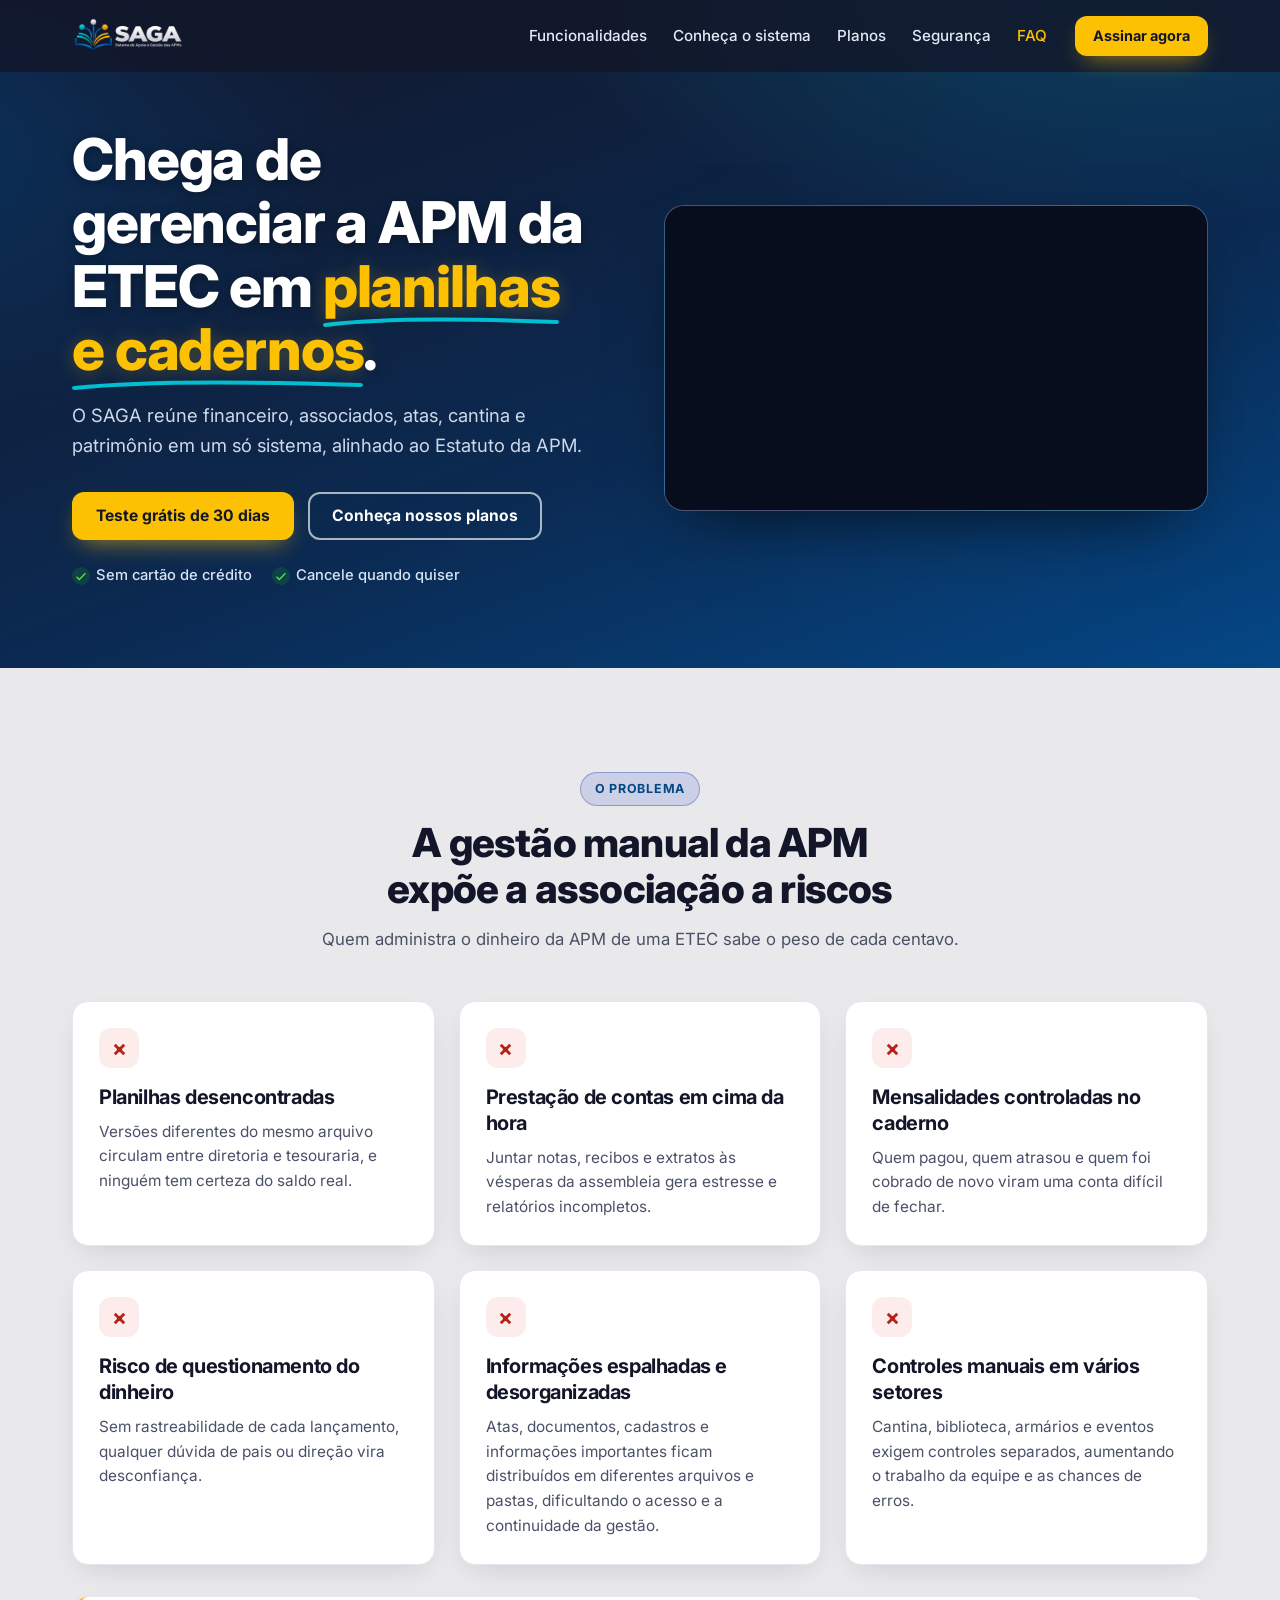
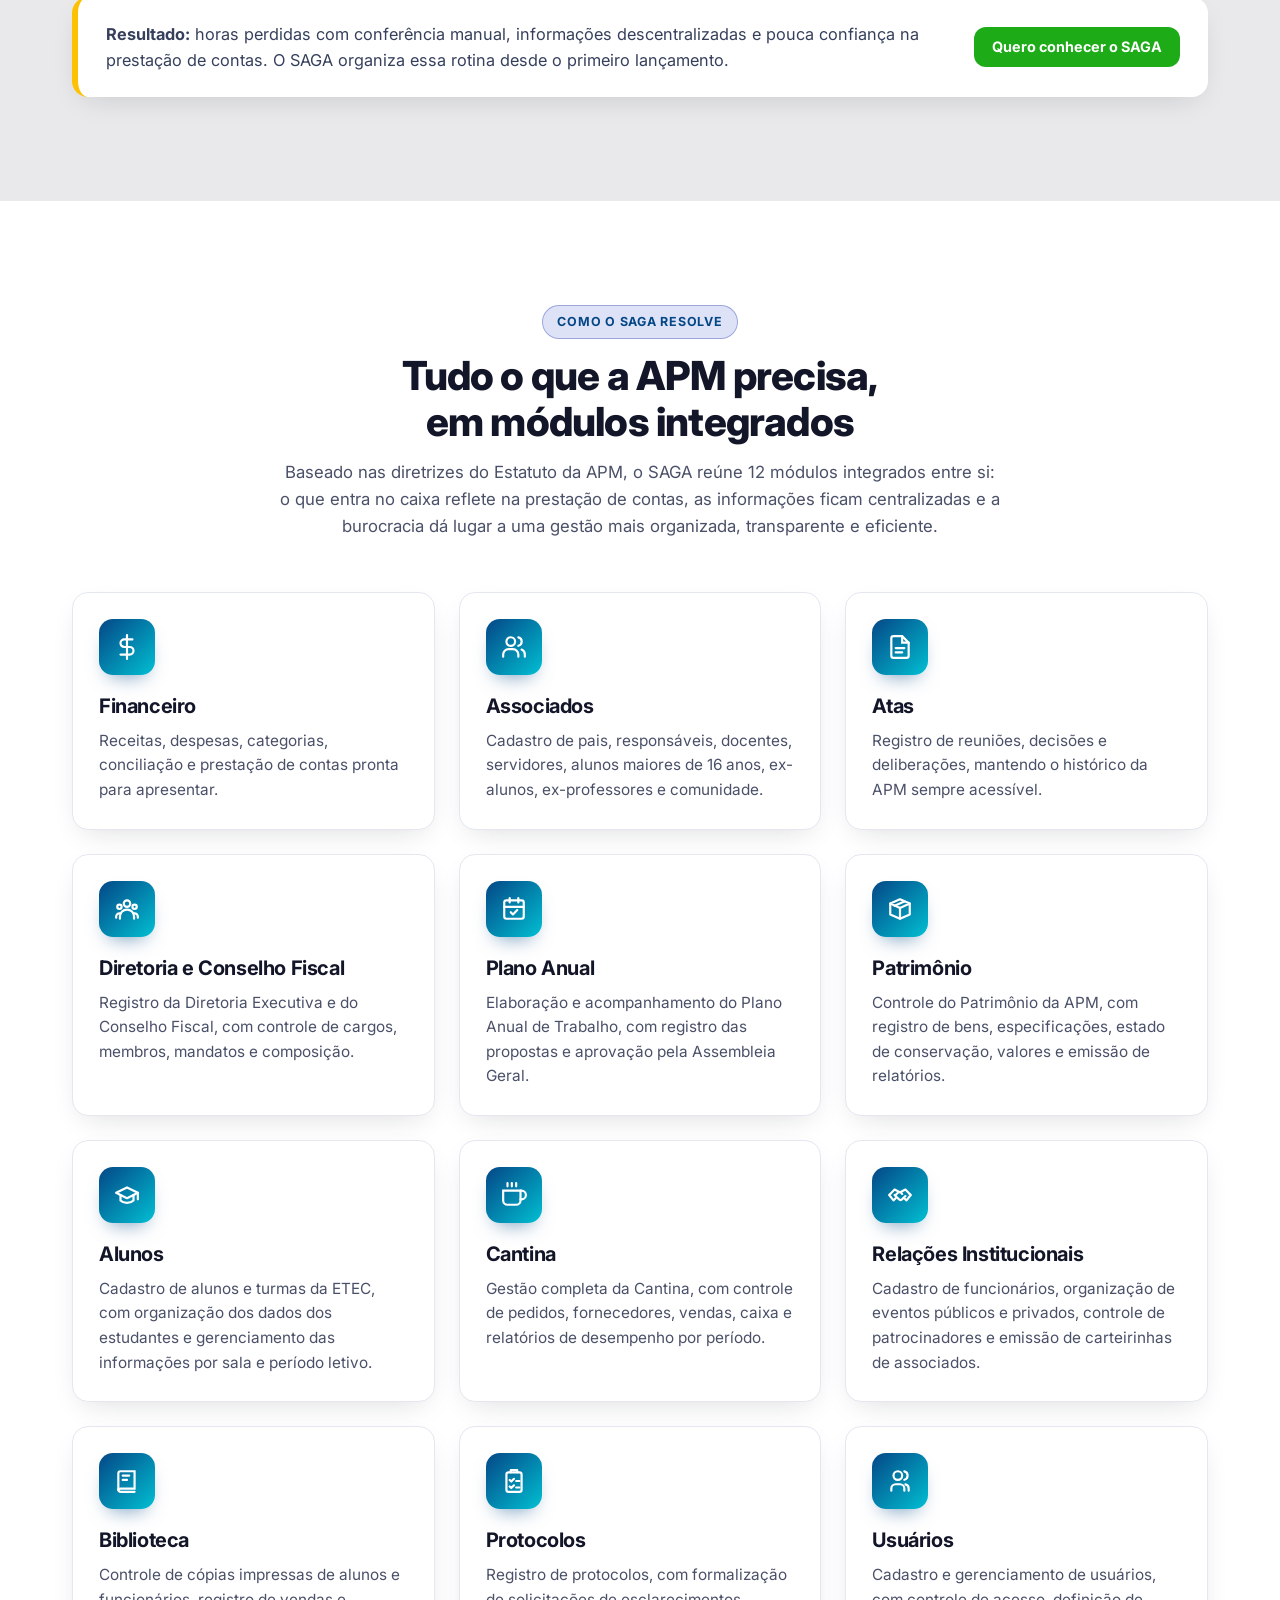
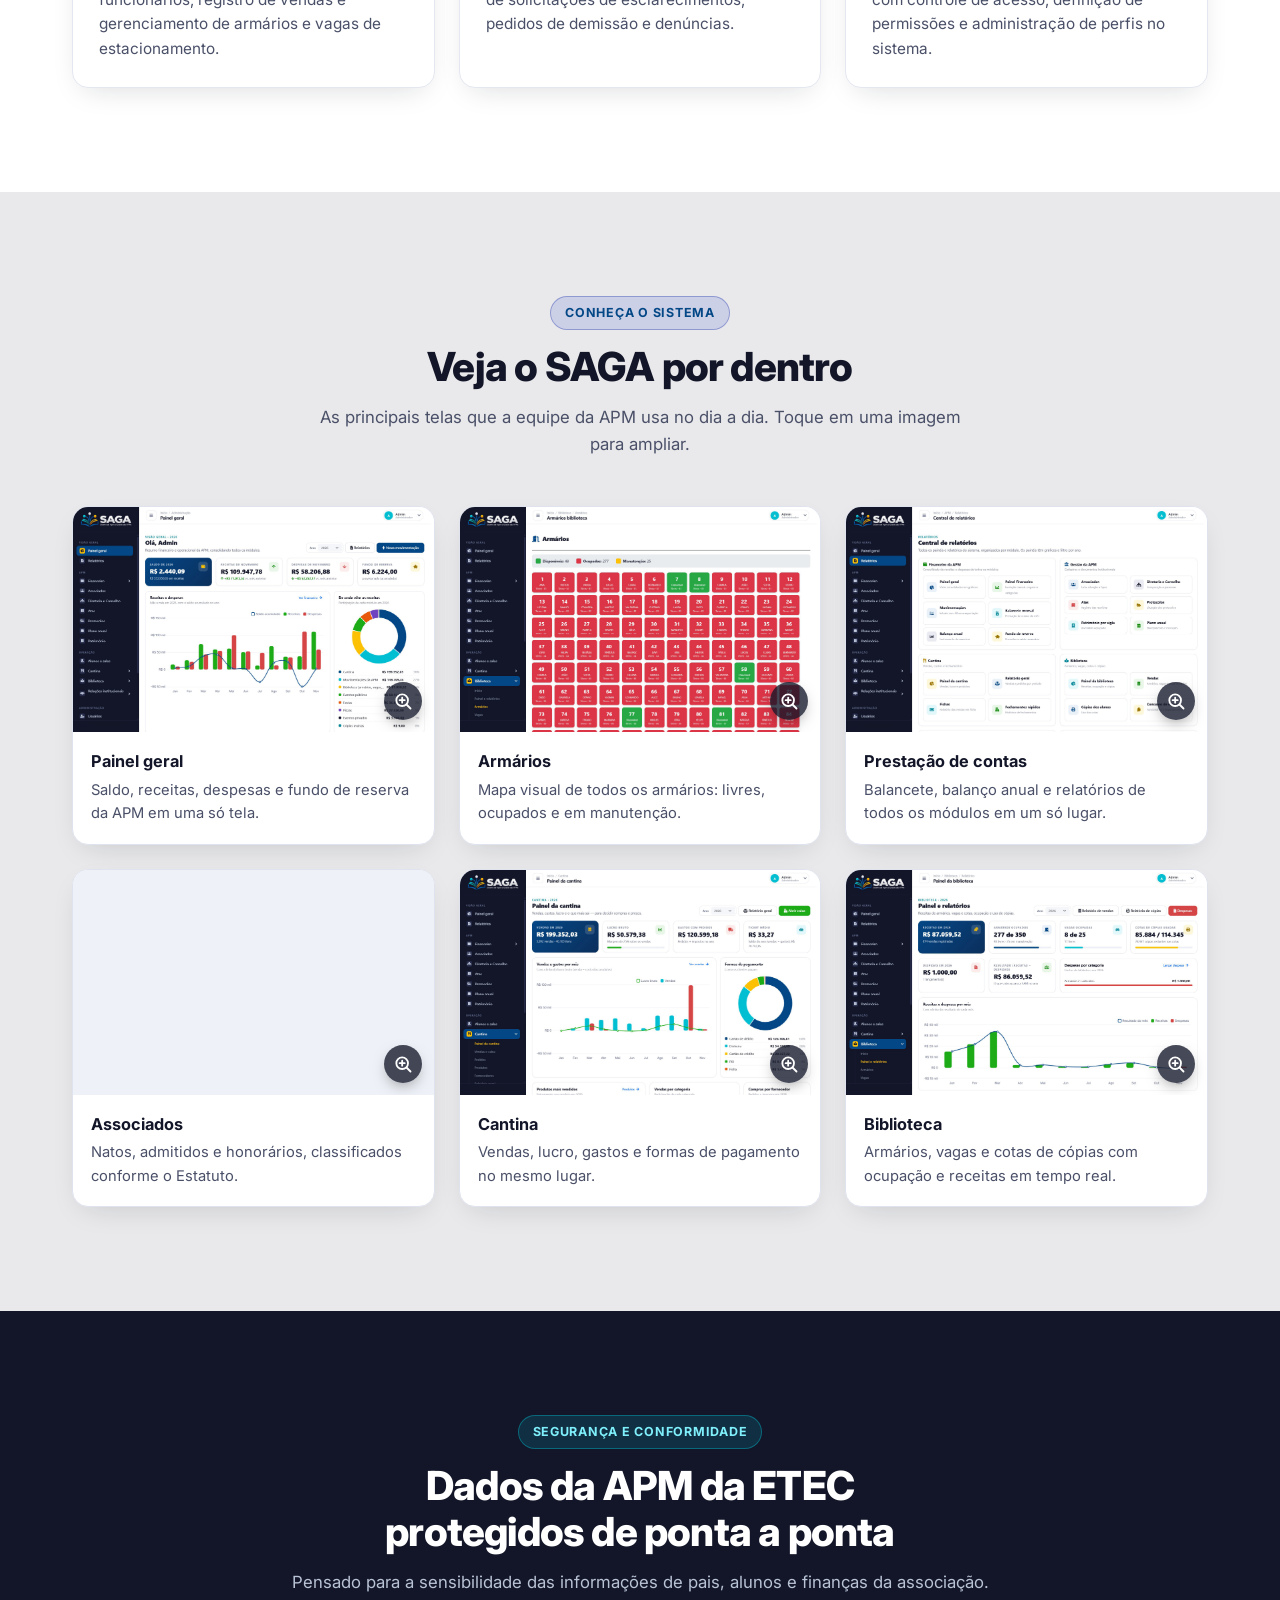
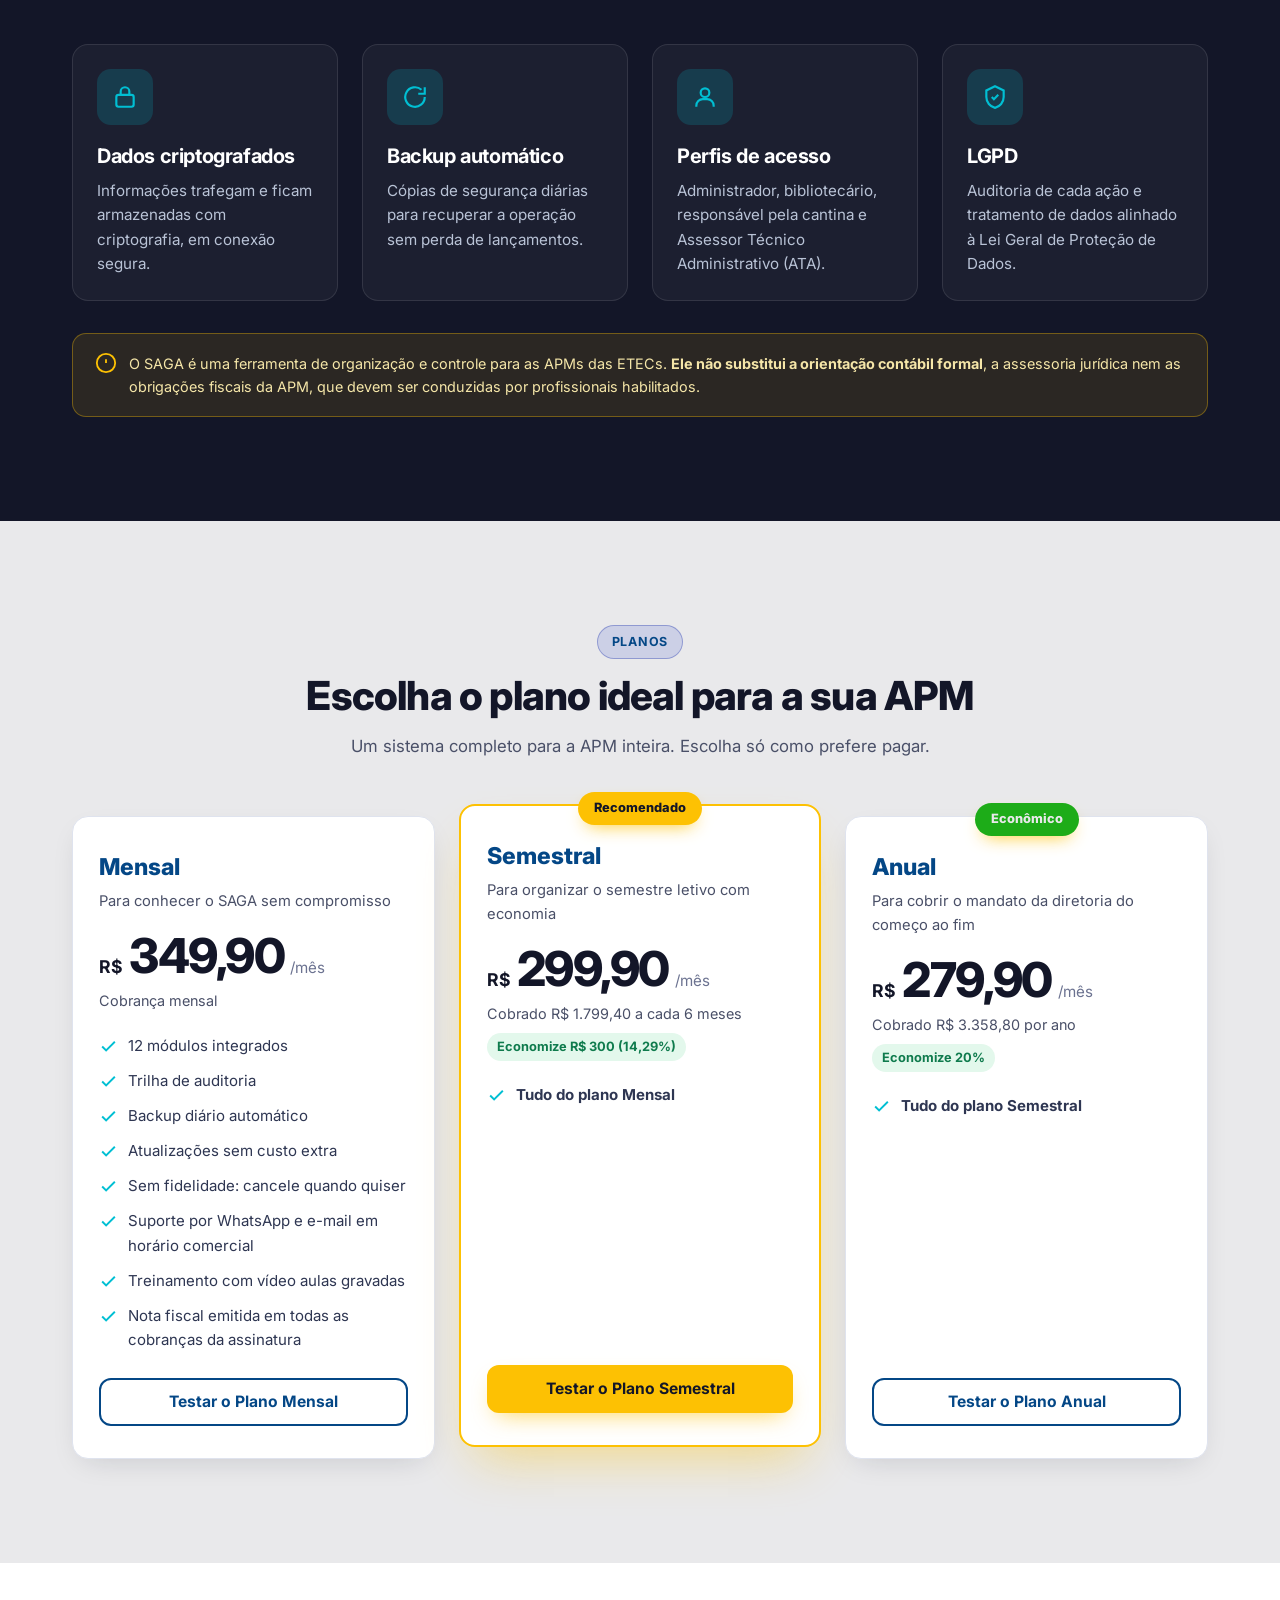
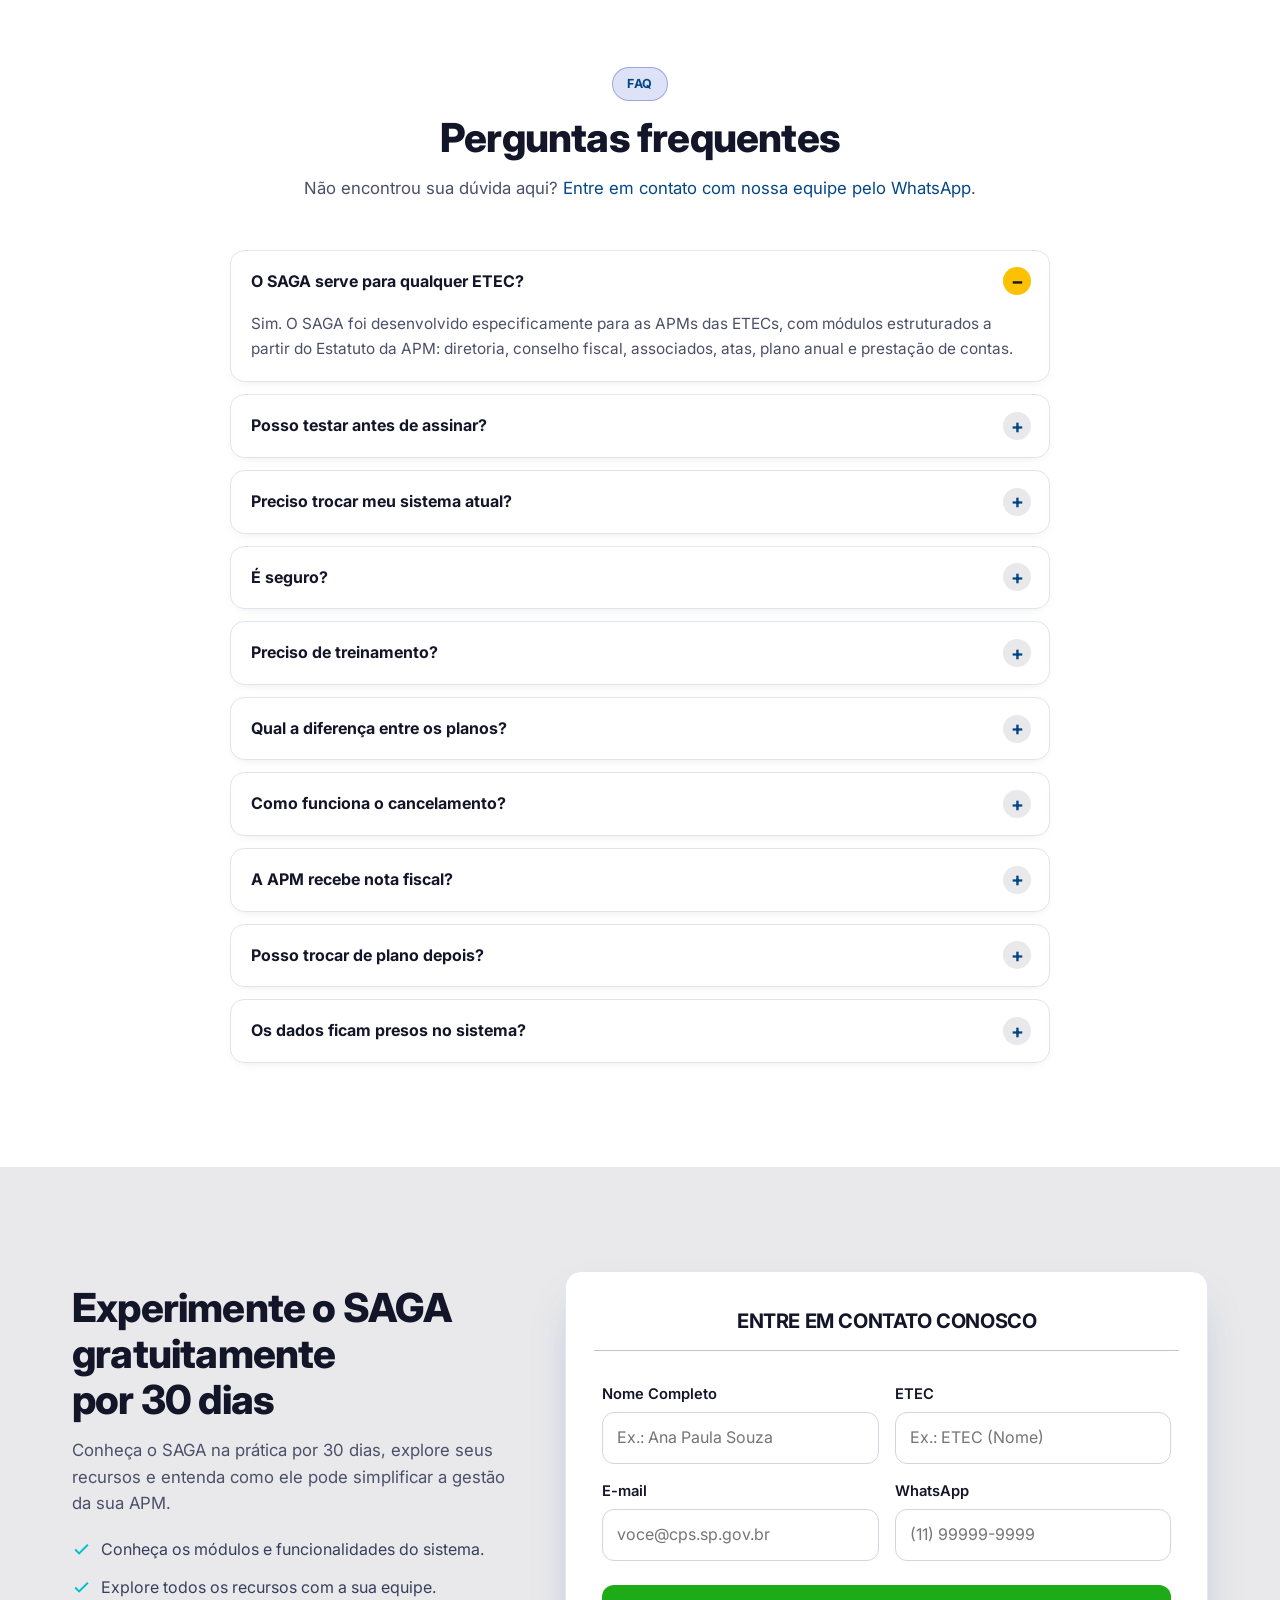
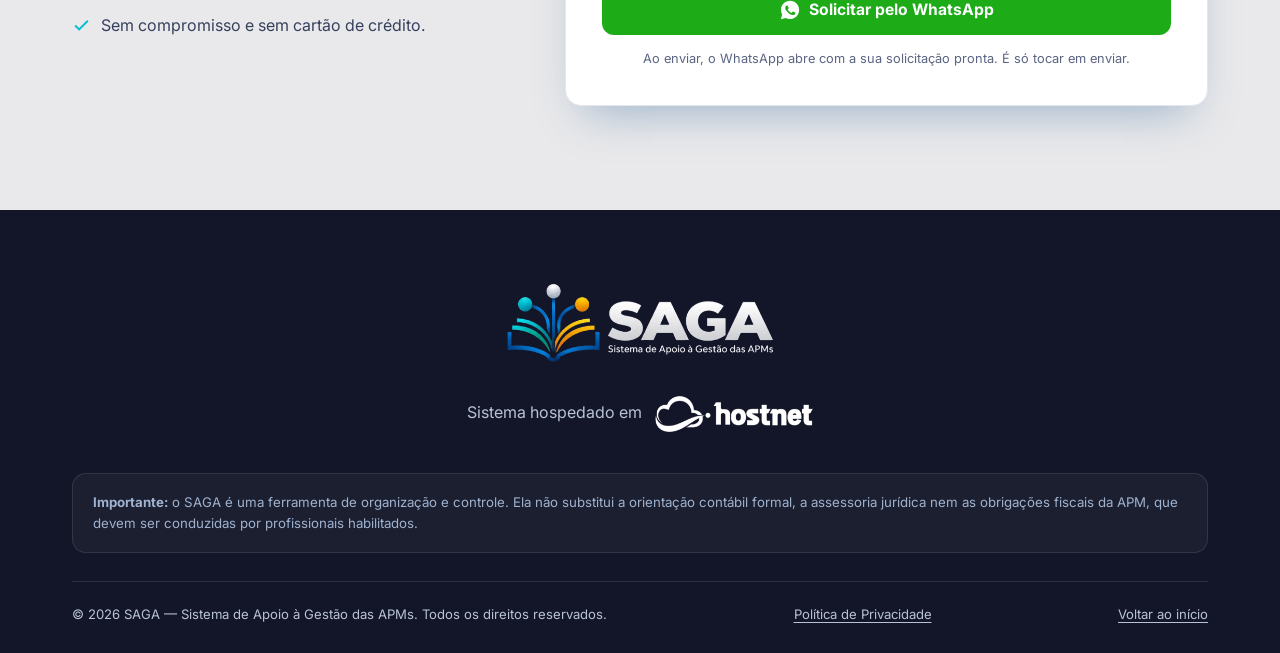
<file: index.html>
<!DOCTYPE html>
<html lang="pt-BR">

<head>
  <meta charset="UTF-8">
  <meta name="viewport" content="width=device-width, initial-scale=1, viewport-fit=cover">
  <title>SAGA — Sistema de Apoio à Gestão das APMs</title>
  <meta name="description"
    content="SAGA: sistema para gestão financeira, associados, atas, cantina, eventos, armários e biblioteca das APMs das ETECs, com prestação de contas pronta.">
  <meta name="theme-color" content="#131628">
  <meta name="color-scheme" content="light">
  <meta name="robots" content="index, follow">

  <!-- Open Graph / redes sociais -->
  <meta property="og:type" content="website">
  <meta property="og:locale" content="pt_BR">
  <meta property="og:site_name" content="SAGA">
  <meta property="og:title" content="SAGA — Sistema de Apoio à Gestão das APMs">
  <meta property="og:description"
    content="Gestão financeira e administrativa para as Associações de Pais e Mestres das ETECs.">
  <!-- Ao publicar, troque SEU-DOMINIO pelo domínio real e descomente:
  <link rel="canonical" href="https://sistemasaga.com.br/">
  <meta property="og:url" content="https://sistemasaga.com.br/">
  <meta property="og:image" content="https://sistemasaga.com.br/img/logo-apm.png">
  -->
  <meta name="twitter:card" content="summary_large_image">

  <link rel="icon" href="img/favicon.ico">

  <link rel="preconnect" href="https://cdn.jsdelivr.net" crossorigin>
  <link rel="preconnect" href="https://fonts.googleapis.com">
  <link rel="preconnect" href="https://fonts.gstatic.com" crossorigin>
  <link rel="stylesheet" href="https://cdn.jsdelivr.net/npm/bootstrap@5.3.3/dist/css/bootstrap.min.css"
    integrity="sha384-QWTKZyjpPEjISv5WaRU9OFeRpok6YctnYmDr5pNlyT2bRjXh0JMhjY6hW+ALEwIH" crossorigin="anonymous">
  <link rel="stylesheet" href="https://fonts.googleapis.com/css2?family=Inter:wght@400;500;600;700;800&display=swap">
  <!-- ?v= força o celular a baixar a versão nova. Aumente o número a cada atualização. -->
  <link rel="stylesheet" href="css/style.css?v=6">
  <script>document.documentElement.classList.add('js');</script>
</head>

<body>

  <a href="#conteudo" class="skip-link">Pular para o conteúdo</a>

  <!-- Barra de progresso de leitura -->
  <div class="read-progress" id="progressBar" aria-hidden="true"></div>

  <!-- Header fixo (navbar Bootstrap) -->
  <header class="site-header fixed-top" id="siteHeader">
    <nav class="navbar navbar-expand-lg navbar-dark" aria-label="Navegação principal">
      <div class="container">
        <a href="#topo" class="navbar-brand logo" aria-label="SAGA — página inicial">
          <img src="img/logo-apm.png" width="130" height="56" alt="SAGA — Sistema de Apoio à Gestão das APMs"
            fetchpriority="high">
        </a>
        <button class="navbar-toggler" type="button" data-bs-toggle="collapse" data-bs-target="#mainNav"
          aria-controls="mainNav" aria-expanded="false" aria-label="Abrir menu">
          <span class="navbar-toggler-icon"></span>
        </button>
        <div class="collapse navbar-collapse" id="mainNav">
          <ul class="navbar-nav ms-auto align-items-lg-center">
            <li class="nav-item"><a class="nav-link" href="#funcionalidades">Funcionalidades</a></li>
            <li class="nav-item"><a class="nav-link" href="#sistema">Conheça o sistema</a></li>
            <li class="nav-item"><a class="nav-link" href="#planos">Planos</a></li>
            <li class="nav-item"><a class="nav-link" href="#seguranca">Segurança</a></li>
            <li class="nav-item"><a class="nav-link" href="#faq">FAQ</a></li>
            <li class="nav-item nav-cta">
              <a href="#demonstracao" class="saga-btn saga-btn-primary saga-btn-sm">Assinar agora</a>
            </li>
          </ul>
        </div>
      </div>
    </nav>
  </header>

  <main id="topo">

    <!-- Hero -->
    <section class="hero" aria-labelledby="heroTitle" id="conteudo">
      <div class="container">
        <div class="row g-4 g-lg-5 align-items-center hero-row">
          <div class="col-12 col-lg-6 hero-content">
            <h1 id="heroTitle">Chega de gerenciar a APM da ETEC em
              <span class="hero-highlight">planilhas e cadernos</span>.
            </h1>
            <p class="hero-sub">O SAGA reúne financeiro, associados, atas, cantina e patrimônio em um só sistema,
              alinhado ao Estatuto da APM.
            </p>
            <div class="hero-ctas">
              <a href="#demonstracao" class="saga-btn saga-btn-primary">Teste grátis de 30 dias</a>
              <a href="#planos" class="saga-btn saga-btn-outline">Conheça nossos planos</a>
            </div>
            <ul class="hero-trust" aria-label="Destaques">
              <li><svg viewBox="0 0 20 20" aria-hidden="true">
                  <path d="M7.6 13.6 4.3 10.3l-1.4 1.4 4.7 4.7 9.5-9.5-1.4-1.4z" fill="currentColor" />
                </svg>Sem cartão de crédito</li>
              <li><svg viewBox="0 0 20 20" aria-hidden="true">
                  <path d="M7.6 13.6 4.3 10.3l-1.4 1.4 4.7 4.7 9.5-9.5-1.4-1.4z" fill="currentColor" />
                </svg>Cancele quando quiser</li>
            </ul>
          </div>
          <div class="col-12 col-lg-6">
            <!-- O iframe é criado pelo js/script.js a partir de data-video-url (YouTube ou Vimeo). -->
            <div class="hero-video" id="heroVideo" data-video-url="https://www.youtube.com/watch?v=FPPXY3cn5FY">
              <a class="hero-video-placeholder" href="https://www.youtube.com/watch?v=FPPXY3cn5FY" target="_blank"
                rel="noopener">
                <span class="hero-video-play" aria-hidden="true">
                  <svg viewBox="0 0 24 24" fill="currentColor">
                    <path d="M8 5v14l11-7z" />
                  </svg>
                </span>
                <span class="hero-video-placeholder-title">Assista à apresentação do SAGA</span>
                <span class="hero-video-placeholder-text">Abre o vídeo no YouTube</span>
              </a>
            </div>
          </div>
        </div>
      </div>
    </section>

    <!-- O problema -->
    <section class="block bg-gray" id="problema">
      <div class="container">
        <div class="section-head reveal">
          <span class="eyebrow">O problema</span>
          <h2>A gestão manual da APM expõe a associação a riscos</h2>
          <p class="lead">Quem administra o dinheiro da APM de uma ETEC sabe o peso de cada centavo.</p>
        </div>

        <div class="row g-3 g-md-4 row-cols-1 row-cols-md-2 row-cols-lg-3">
          <div class="col">
            <article class="saga-card pain-card h-100 reveal">
              <span class="x-mark" aria-hidden="true">×</span>
              <h3>Planilhas desencontradas</h3>
              <p>Versões diferentes do mesmo arquivo circulam entre diretoria e tesouraria, e ninguém tem certeza do
                saldo real.</p>
            </article>
          </div>
          <div class="col">
            <article class="saga-card pain-card h-100 reveal d1">
              <span class="x-mark" aria-hidden="true">×</span>
              <h3>Prestação de contas em cima da hora</h3>
              <p>Juntar notas, recibos e extratos às vésperas da assembleia gera estresse e relatórios incompletos.</p>
            </article>
          </div>
          <div class="col">
            <article class="saga-card pain-card h-100 reveal d2">
              <span class="x-mark" aria-hidden="true">×</span>
              <h3>Mensalidades controladas no caderno</h3>
              <p>Quem pagou, quem atrasou e quem foi cobrado de novo viram uma conta difícil de fechar.</p>
            </article>
          </div>
          <div class="col">
            <article class="saga-card pain-card h-100 reveal">
              <span class="x-mark" aria-hidden="true">×</span>
              <h3>Risco de questionamento do dinheiro</h3>
              <p>Sem rastreabilidade de cada lançamento, qualquer dúvida de pais ou direção vira desconfiança.</p>
            </article>
          </div>
          <div class="col">
            <article class="saga-card pain-card h-100 reveal d1">
              <span class="x-mark" aria-hidden="true">×</span>
              <h3>Informações espalhadas e desorganizadas</h3>
              <p>Atas, documentos, cadastros e informações importantes ficam distribuídos em diferentes arquivos e
                pastas, dificultando o acesso e a continuidade da gestão.</p>
            </article>
          </div>
          <div class="col">
            <article class="saga-card pain-card h-100 reveal d2">
              <span class="x-mark" aria-hidden="true">×</span>
              <h3>Controles manuais em vários setores</h3>
              <p>Cantina, biblioteca, armários e eventos exigem controles separados, aumentando o trabalho da equipe e
                as chances de erros.</p>
            </article>
          </div>
        </div>

        <div class="pain-bottom reveal">
          <p><strong>Resultado:</strong> horas perdidas com conferência manual, informações descentralizadas e pouca
            confiança na prestação de contas. O SAGA organiza essa rotina desde o primeiro lançamento.</p>
          <a href="#demonstracao" class="saga-btn saga-btn-green saga-btn-sm">Quero conhecer o SAGA</a>
        </div>
      </div>
    </section>

    <!-- Funcionalidades -->
    <section class="block" id="funcionalidades">
      <div class="container">
        <div class="section-head reveal">
          <span class="eyebrow">Como o SAGA resolve</span>
          <h2>Tudo o que a APM precisa, em módulos integrados</h2>
          <p class="lead">Baseado nas diretrizes do Estatuto da APM, o SAGA reúne 12 módulos integrados entre si: o que
            entra no caixa reflete na prestação de contas, as informações ficam centralizadas e a burocracia dá lugar a
            uma gestão mais organizada, transparente e eficiente.</p>
        </div>
        <div class="carousel-wrap reveal">
          <button type="button" class="car-btn car-prev" id="carPrev" aria-label="Módulo anterior" disabled>
            <svg viewBox="0 0 24 24" fill="none" stroke="currentColor" stroke-width="2.4" stroke-linecap="round"
              aria-hidden="true">
              <polyline points="15 18 9 12 15 6" />
            </svg>
          </button>
          <div class="mod-track" id="carousel" tabindex="0" role="region" aria-roledescription="carrossel"
            aria-label="Módulos de gestão do SAGA">
            <article class="saga-card">
              <div class="icon-tile"><svg viewBox="0 0 24 24" fill="none" stroke="currentColor" stroke-width="2"
                  stroke-linecap="round" aria-hidden="true">
                  <line x1="12" y1="1" x2="12" y2="23" />
                  <path d="M17 5H9.5a3.5 3.5 0 0 0 0 7h5a3.5 3.5 0 0 1 0 7H6" />
                </svg></div>
              <h3>Financeiro</h3>
              <p>Receitas, despesas, categorias, conciliação e prestação de contas pronta para apresentar.</p>
            </article>
            <article class="saga-card">
              <div class="icon-tile"><svg viewBox="0 0 24 24" fill="none" stroke="currentColor" stroke-width="2"
                  stroke-linecap="round" aria-hidden="true">
                  <circle cx="9" cy="7" r="4" />
                  <path d="M2 21v-2a5 5 0 0 1 5-5h4a5 5 0 0 1 5 5v2" />
                  <path d="M16 3.1a4 4 0 0 1 0 7.8M22 21v-2a5 5 0 0 0-3-4.6" />
                </svg></div>
              <h3>Associados</h3>
              <p>Cadastro de pais, responsáveis, docentes, servidores, alunos maiores de 16 anos, ex-alunos,
                ex-professores e comunidade.</p>
            </article>
            <article class="saga-card">
              <div class="icon-tile"><svg viewBox="0 0 24 24" fill="none" stroke="currentColor" stroke-width="2"
                  stroke-linecap="round" aria-hidden="true">
                  <path d="M14 2H6a2 2 0 0 0-2 2v16a2 2 0 0 0 2 2h12a2 2 0 0 0 2-2V8z" />
                  <polyline points="14 2 14 8 20 8" />
                  <line x1="8" y1="13" x2="16" y2="13" />
                  <line x1="8" y1="17" x2="14" y2="17" />
                </svg></div>
              <h3>Atas</h3>
              <p>Registro de reuniões, decisões e deliberações, mantendo o histórico da APM sempre acessível.</p>
            </article>
            <article class="saga-card">
              <div class="icon-tile"><svg viewBox="0 0 24 24" fill="none" stroke="currentColor" stroke-width="2"
                  stroke-linecap="round" stroke-linejoin="round" aria-hidden="true">
                  <circle cx="12" cy="7" r="3" />
                  <path d="M5.5 21v-2a6.5 6.5 0 0 1 13 0v2" />
                  <circle cx="5" cy="10" r="2" />
                  <path d="M2 20v-1a3 3 0 0 1 3-3h1" />
                  <circle cx="19" cy="10" r="2" />
                  <path d="M22 20v-1a3 3 0 0 0-3-3h-1" />
                </svg></div>
              <h3>Diretoria e Conselho Fiscal</h3>
              <p>Registro da Diretoria Executiva e do Conselho Fiscal, com controle de cargos, membros, mandatos e
                composição.</p>
            </article>
            <article class="saga-card">
              <div class="icon-tile"><svg viewBox="0 0 24 24" fill="none" stroke="currentColor" stroke-width="2"
                  stroke-linecap="round" stroke-linejoin="round" aria-hidden="true">
                  <rect x="3" y="4" width="18" height="17" rx="2" />
                  <line x1="16" y1="2" x2="16" y2="6" />
                  <line x1="8" y1="2" x2="8" y2="6" />
                  <line x1="3" y1="10" x2="21" y2="10" />
                  <path d="m9 15 2 2 4-4" />
                </svg></div>
              <h3>Plano Anual</h3>
              <p>Elaboração e acompanhamento do Plano Anual de Trabalho, com registro das propostas e aprovação pela
                Assembleia Geral.</p>
            </article>
            <article class="saga-card">
              <div class="icon-tile"><svg viewBox="0 0 24 24" fill="none" stroke="currentColor" stroke-width="2"
                  stroke-linecap="round" stroke-linejoin="round" aria-hidden="true">
                  <path d="m3 7 9-4 9 4-9 4-9-4Z" />
                  <path d="M3 7v10l9 4 9-4V7" />
                  <path d="M12 11v10" />
                  <path d="m7 9 9-4" />
                </svg></div>
              <h3>Patrimônio</h3>
              <p>Controle do Patrimônio da APM, com registro de bens, especificações, estado de conservação, valores e
                emissão de relatórios.</p>
            </article>
            <article class="saga-card">
              <div class="icon-tile"><svg viewBox="0 0 24 24" fill="none" stroke="currentColor" stroke-width="2"
                  stroke-linecap="round" stroke-linejoin="round" aria-hidden="true">
                  <path d="m2 10 10-5 10 5-10 5-10-5Z" />
                  <path d="M6 12v5c3 3 9 3 12 0v-5" />
                  <path d="M22 10v6" />
                </svg></div>
              <h3>Alunos</h3>
              <p>Cadastro de alunos e turmas da ETEC, com organização dos dados dos estudantes e gerenciamento das
                informações por sala e período letivo.</p>
            </article>
            <article class="saga-card">
              <div class="icon-tile"><svg viewBox="0 0 24 24" fill="none" stroke="currentColor" stroke-width="2"
                  stroke-linecap="round" aria-hidden="true">
                  <path d="M18 8h1a4 4 0 0 1 0 8h-1" />
                  <path d="M2 8h16v9a4 4 0 0 1-4 4H6a4 4 0 0 1-4-4z" />
                  <line x1="6" y1="1" x2="6" y2="4" />
                  <line x1="10" y1="1" x2="10" y2="4" />
                  <line x1="14" y1="1" x2="14" y2="4" />
                </svg></div>
              <h3>Cantina</h3>
              <p>Gestão completa da Cantina, com controle de pedidos, fornecedores, vendas, caixa e relatórios de
                desempenho por período.</p>
            </article>
            <article class="saga-card">
              <div class="icon-tile"><svg viewBox="0 0 24 24" fill="none" stroke="currentColor" stroke-width="2"
                  stroke-linecap="round" stroke-linejoin="round" aria-hidden="true">
                  <path d="m8 12 2-2a2 2 0 0 1 3 0l1 1" />
                  <path d="m3 11 4-4 4 2" />
                  <path d="m21 11-4-4-4 2" />
                  <path d="m7 12 4 4a2 2 0 0 0 3 0l3-3" />
                  <path d="m3 11-1 1 4 5 2-2" />
                  <path d="m21 11 1 1-4 5-2-2" />
                </svg></div>
              <h3>Relações Institucionais</h3>
              <p>Cadastro de funcionários, organização de eventos públicos e privados, controle de patrocinadores e
                emissão de carteirinhas de associados.</p>
            </article>
            <article class="saga-card">
              <div class="icon-tile"><svg viewBox="0 0 24 24" fill="none" stroke="currentColor" stroke-width="2"
                  stroke-linecap="round" aria-hidden="true">
                  <path d="M4 19.5V5a2 2 0 0 1 2-2h13v16H6a2 2 0 0 0-2 2z" />
                  <path d="M4 19.5A2.5 2.5 0 0 0 6.5 22H19" />
                  <line x1="8" y1="7" x2="14" y2="7" />
                  <line x1="8" y1="11" x2="12" y2="11" />
                </svg></div>
              <h3>Biblioteca</h3>
              <p>Controle de cópias impressas de alunos e funcionários, registro de vendas e gerenciamento de armários e
                vagas de estacionamento.</p>
            </article>
            <article class="saga-card">
              <div class="icon-tile"><svg viewBox="0 0 24 24" fill="none" stroke="currentColor" stroke-width="2"
                  stroke-linecap="round" stroke-linejoin="round" aria-hidden="true">
                  <rect x="5" y="4" width="14" height="18" rx="2" />
                  <path d="M9 4V2h6v2" />
                  <path d="m8 11 1.5 1.5L12 10" />
                  <line x1="14" y1="12" x2="17" y2="12" />
                  <path d="m8 17 1.5 1.5L12 16" />
                  <line x1="14" y1="18" x2="17" y2="18" />
                </svg></div>
              <h3>Protocolos</h3>
              <p>Registro de protocolos, com formalização de solicitações de esclarecimentos, pedidos de demissão e
                denúncias.</p>
            </article>
            <article class="saga-card">
              <div class="icon-tile">
                <svg viewBox="0 0 24 24" fill="none" stroke="currentColor" stroke-width="2" stroke-linecap="round"
                  stroke-linejoin="round" aria-hidden="true">
                  <path d="M16 21v-2a4 4 0 0 0-4-4H8a4 4 0 0 0-4 4v2" />
                  <circle cx="10" cy="7" r="4" />
                  <path d="M20 21v-2a4 4 0 0 0-3-3.87" />
                  <path d="M16 3.13a4 4 0 0 1 0 7.75" />
                </svg>
              </div>
              <h3>Usuários</h3>
              <p>Cadastro e gerenciamento de usuários, com controle de acesso, definição de permissões e administração
                de perfis no sistema.</p>
            </article>
          </div>
          <button type="button" class="car-btn car-next" id="carNext" aria-label="Próximo módulo">
            <svg viewBox="0 0 24 24" fill="none" stroke="currentColor" stroke-width="2.4" stroke-linecap="round"
              aria-hidden="true">
              <polyline points="9 18 15 12 9 6" />
            </svg>
          </button>
        </div>
        <div class="car-dots" id="carDots" role="group" aria-label="Navegação entre os módulos"></div>
      </div>
    </section>

    <!-- Galeria: telas do sistema -->
    <section class="block bg-gray" id="sistema">
      <div class="container">
        <div class="section-head reveal">
          <span class="eyebrow">Conheça o sistema</span>
          <h2>Veja o SAGA por dentro</h2>
          <p class="lead">As principais telas que a equipe da APM usa no dia a dia. Toque em uma imagem para ampliar.
          </p>
        </div>

        <!--
          Para trocar as imagens: coloque as capturas em img/sistema/ e altere o src de cada <img>.
          Para adicionar uma tela, copie um bloco <div class="col"> inteiro. A janela ampliada
          (modal) é montada automaticamente a partir desta lista pelo js/script.js.
        -->
        <div class="row g-3 g-md-4 row-cols-1 row-cols-sm-2 row-cols-lg-3" id="galleryGrid">
          <div class="col">
            <figure class="shot reveal">
              <button type="button" class="shot-btn" aria-label="Ampliar: Painel geral">
                <img src="img/sistema/01-painel.jpg?v=2" width="1440" height="900" loading="lazy" decoding="async"
                  alt="Painel geral do SAGA com saldo do ano, receitas, despesas, fundo de reserva e gráficos">
              </button>
              <figcaption><strong>Painel geral</strong><span>Saldo, receitas, despesas e fundo de reserva
                  da APM em uma só tela.</span></figcaption>
            </figure>
          </div>
          <div class="col">
            <figure class="shot reveal d1">
              <button type="button" class="shot-btn" aria-label="Ampliar: Armários">
                <img src="img/sistema/02-armarios.jpg?v=2" width="1440" height="900" loading="lazy" decoding="async"
                  alt="Mapa de armários da biblioteca no SAGA, com armários disponíveis, ocupados e em manutenção">
              </button>
              <figcaption><strong>Armários</strong><span>Mapa visual de todos os armários: livres, ocupados e
                  em manutenção.</span></figcaption>
            </figure>
          </div>
          <div class="col">
            <figure class="shot reveal d2">
              <button type="button" class="shot-btn" aria-label="Ampliar: Central de relatórios">
                <img src="img/sistema/03-relatorios.jpg?v=2" width="1440" height="900" loading="lazy" decoding="async"
                  alt="Central de relatórios do SAGA, com balancete, balanço anual e relatórios de cada módulo">
              </button>
              <figcaption><strong>Prestação de contas</strong><span>Balancete, balanço anual e relatórios de todos
                  os módulos em um só lugar.</span></figcaption>
            </figure>
          </div>
          <div class="col">
            <figure class="shot reveal">
              <button type="button" class="shot-btn" aria-label="Ampliar: Associados">
                <img src="img/sistema/04-associados.jpg?v=2" width="1440" height="900" loading="lazy" decoding="async"
                  alt="Associados da APM no SAGA, com totais por tipo e lista de cadastro">
              </button>
              <figcaption><strong>Associados</strong><span>Natos, admitidos e honorários, classificados
                  conforme o Estatuto.</span></figcaption>
            </figure>
          </div>
          <div class="col">
            <figure class="shot reveal d1">
              <button type="button" class="shot-btn" aria-label="Ampliar: Cantina">
                <img src="img/sistema/05-cantina.jpg?v=2" width="1440" height="900" loading="lazy" decoding="async"
                  alt="Painel da cantina no SAGA, com vendas, lucro bruto e formas de pagamento">
              </button>
              <figcaption><strong>Cantina</strong><span>Vendas, lucro, gastos e formas de pagamento no mesmo
                  lugar.</span></figcaption>
            </figure>
          </div>
          <div class="col">
            <figure class="shot reveal d2">
              <button type="button" class="shot-btn" aria-label="Ampliar: Biblioteca">
                <img src="img/sistema/06-biblioteca.jpg?v=2" width="1440" height="900" loading="lazy" decoding="async"
                  alt="Painel da biblioteca no SAGA, com receitas, ocupação de armários e vagas e cotas de cópias">
              </button>
              <figcaption><strong>Biblioteca</strong><span>Armários, vagas e cotas de cópias com ocupação e
                  receitas em tempo real.</span></figcaption>
            </figure>
          </div>
        </div>
      </div>
    </section>

    <!-- Segurança -->
    <section class="block bg-night" id="seguranca">
      <div class="container">
        <div class="section-head reveal">
          <span class="eyebrow eyebrow-dark">Segurança e conformidade</span>
          <h2>Dados da APM da ETEC protegidos de ponta a ponta</h2>
          <p class="lead">Pensado para a sensibilidade das informações de pais, alunos e finanças da associação.</p>
        </div>
        <div class="row g-3 g-md-4 row-cols-1 row-cols-sm-2 row-cols-lg-4">
          <div class="col">
            <div class="sec-card h-100 reveal">
              <div class="icon-tile"><svg viewBox="0 0 24 24" fill="none" stroke="currentColor" stroke-width="2"
                  aria-hidden="true">
                  <rect x="4" y="10" width="16" height="11" rx="2" />
                  <path d="M8 10V7a4 4 0 0 1 8 0v3" />
                </svg></div>
              <h3>Dados criptografados</h3>
              <p>Informações trafegam e ficam armazenadas com criptografia, em conexão segura.</p>
            </div>
          </div>
          <div class="col">
            <div class="sec-card h-100 reveal d1">
              <div class="icon-tile"><svg viewBox="0 0 24 24" fill="none" stroke="currentColor" stroke-width="2"
                  aria-hidden="true">
                  <path d="M21 12a9 9 0 1 1-3-6.7" />
                  <polyline points="21 3 21 9 15 9" />
                </svg></div>
              <h3>Backup automático</h3>
              <p>Cópias de segurança diárias para recuperar a operação sem perda de lançamentos.</p>
            </div>
          </div>
          <div class="col">
            <div class="sec-card h-100 reveal d2">
              <div class="icon-tile"><svg viewBox="0 0 24 24" fill="none" stroke="currentColor" stroke-width="2"
                  aria-hidden="true">
                  <circle cx="12" cy="8" r="4" />
                  <path d="M4 21v-1a6 6 0 0 1 6-6h4a6 6 0 0 1 6 6v1" />
                </svg></div>
              <h3>Perfis de acesso</h3>
              <p>Administrador, bibliotecário, responsável pela cantina e Assessor Técnico Administrativo (ATA).</p>
            </div>
          </div>
          <div class="col">
            <div class="sec-card h-100 reveal d3">
              <div class="icon-tile"><svg viewBox="0 0 24 24" fill="none" stroke="currentColor" stroke-width="2"
                  aria-hidden="true">
                  <path d="M12 2l8 4v6c0 5-3.5 9-8 10-4.5-1-8-5-8-10V6z" />
                  <polyline points="9 12 11 14 15 10" />
                </svg></div>
              <h3>LGPD</h3>
              <p>Auditoria de cada ação e tratamento de dados alinhado à Lei Geral de Proteção de Dados.</p>
            </div>
          </div>
        </div>
        <div class="sec-note reveal">
          <svg viewBox="0 0 24 24" fill="none" stroke="currentColor" stroke-width="2" aria-hidden="true">
            <circle cx="12" cy="12" r="10" />
            <line x1="12" y1="8" x2="12" y2="12" />
            <line x1="12" y1="16" x2="12.01" y2="16" />
          </svg>
          <span>O SAGA é uma ferramenta de organização e controle para as APMs das ETECs. <strong>Ele não substitui a
              orientação contábil formal</strong>, a assessoria jurídica nem as obrigações fiscais da APM, que devem ser
            conduzidas por profissionais habilitados.</span>
        </div>
      </div>
    </section>

    <!-- Planos -->
    <section class="block bg-gray" id="planos">
      <div class="container">
        <div class="section-head reveal">
          <span class="eyebrow">Planos</span>
          <h2>Escolha o plano ideal para a sua APM</h2>
          <p class="lead">Um sistema completo para a APM inteira. Escolha só como prefere pagar.</p>
        </div>
        <div class="row g-4 justify-content-center plans-row">
          <div class="col-12 col-md-6 col-lg-4">
            <article class="plan h-100 reveal">
              <div class="plan-name">Mensal</div>
              <p class="plan-tagline">Para conhecer o SAGA sem compromisso</p>
              <div class="plan-price"><span class="cur">R$</span><span class="val">349,90</span><span
                  class="per">/mês</span></div>
              <div class="plan-total">Cobrança mensal</div>
              <ul>
                <li><svg viewBox="0 0 24 24" fill="none" stroke="currentColor" stroke-width="2.4" aria-hidden="true">
                    <polyline points="20 6 9 17 4 12" />
                  </svg><span>12 módulos integrados</span></li>
                <li><svg viewBox="0 0 24 24" fill="none" stroke="currentColor" stroke-width="2.4" aria-hidden="true">
                    <polyline points="20 6 9 17 4 12" />
                  </svg><span>Trilha de auditoria</span></li>
                <li><svg viewBox="0 0 24 24" fill="none" stroke="currentColor" stroke-width="2.4" aria-hidden="true">
                    <polyline points="20 6 9 17 4 12" />
                  </svg><span>Backup diário automático</span></li>
                <li><svg viewBox="0 0 24 24" fill="none" stroke="currentColor" stroke-width="2.4" aria-hidden="true">
                    <polyline points="20 6 9 17 4 12" />
                  </svg><span>Atualizações sem custo extra</span></li>
                <li><svg viewBox="0 0 24 24" fill="none" stroke="currentColor" stroke-width="2.4" aria-hidden="true">
                    <polyline points="20 6 9 17 4 12" />
                  </svg><span>Sem fidelidade: cancele quando quiser</span></li>
                <li><svg viewBox="0 0 24 24" fill="none" stroke="currentColor" stroke-width="2.4" aria-hidden="true">
                    <polyline points="20 6 9 17 4 12" />
                  </svg><span>Suporte por WhatsApp e e-mail em horário comercial</span></li>
                <li><svg viewBox="0 0 24 24" fill="none" stroke="currentColor" stroke-width="2.4" aria-hidden="true">
                    <polyline points="20 6 9 17 4 12" />
                  </svg><span>Treinamento com vídeo aulas gravadas</span></li>
                <li><svg viewBox="0 0 24 24" fill="none" stroke="currentColor" stroke-width="2.4" aria-hidden="true">
                    <polyline points="20 6 9 17 4 12" />
                  </svg><span>Nota fiscal emitida em todas as cobranças da assinatura</span></li>
              </ul>
              <a href="#demonstracao" class="saga-btn saga-btn-ghost plan-cta" data-plan="Mensal">Testar o Plano Mensal</a>
            </article>
          </div>

          <div class="col-12 col-md-6 col-lg-4">
            <article class="plan h-100 reveal featured d1">
              <span class="plan-badge">Recomendado</span>
              <div class="plan-name">Semestral</div>
              <p class="plan-tagline">Para organizar o semestre letivo com economia</p>
              <div class="plan-price"><span class="cur">R$</span><span class="val">299,90</span><span
                  class="per">/mês</span></div>
              <div class="plan-total">Cobrado R$ 1.799,40 a cada 6 meses</div>
              <span class="plan-saving">Economize R$ 300 (14,29%)</span>
              <ul>
                <li><svg viewBox="0 0 24 24" fill="none" stroke="currentColor" stroke-width="2.4" aria-hidden="true">
                    <polyline points="20 6 9 17 4 12" />
                  </svg><span><strong>Tudo do plano Mensal</strong></span></li>
                <!-- INCLUIR -->






                
              </ul>
              <a href="#demonstracao" class="saga-btn saga-btn-primary plan-cta" data-plan="Semestral">Testar o Plano Semestral</a>
            </article>
          </div>

          <div class="col-12 col-md-6 col-lg-4">
            <article class="plan h-100 reveal d2">
              <span class="plan-badge-green">Econômico</span>
              <div class="plan-name">Anual</div>
              <p class="plan-tagline">Para cobrir o mandato da diretoria do começo ao fim</p>
              <div class="plan-price"><span class="cur">R$</span><span class="val">279,90</span><span
                  class="per">/mês</span></div>
              <div class="plan-total">Cobrado R$ 3.358,80 por ano</div>
              <span class="plan-saving">Economize 20%</span>
              <ul>
                <li><svg viewBox="0 0 24 24" fill="none" stroke="currentColor" stroke-width="2.4" aria-hidden="true">
                    <polyline points="20 6 9 17 4 12" />
                  </svg><span><strong>Tudo do plano Semestral</strong></span></li>
                <!-- INCLUIR -->








              </ul>
              <a href="#demonstracao" class="saga-btn saga-btn-ghost plan-cta" data-plan="Anual">Testar o Plano Anual</a>
            </article>
          </div>
        </div>
      </div>
    </section>

    <!-- FAQ -->
    <section class="block" id="faq">
      <div class="container">
        <div class="section-head reveal">
          <span class="eyebrow">FAQ</span>
          <h2>Perguntas frequentes</h2>
          <p class="lead">Não encontrou sua dúvida aqui? <a href="#demonstracao">Entre em contato com nossa equipe pelo
              WhatsApp</a>.</p>
        </div>
        <div class="faq-wrap">
          <details class="faq-item reveal" open>
            <summary>O SAGA serve para qualquer ETEC?</summary>
            <div class="faq-answer">Sim. O SAGA foi desenvolvido especificamente para as APMs das ETECs, com módulos estruturados a partir do Estatuto da APM: diretoria, conselho fiscal, associados, atas, plano anual e prestação de contas.</div>
          </details>
          <details class="faq-item reveal">
            <summary>Posso testar antes de assinar?</summary>
            <div class="faq-answer">Sim. Você tem 30 dias de teste gratuito, sem cartão de crédito. Se decidir assinar, todos os dados lançados durante o teste continuam no sistema. Se não assinar, nada é cobrado e seus dados serão excluídos.</div>
          </details>
          <details class="faq-item reveal">
            <summary>Preciso trocar meu sistema atual?</summary>
            <div class="faq-answer">Não é obrigatório. Você pode começar aos poucos e manter suas planilhas enquanto migra os dados. Nos planos Semestral e Anual, nossa equipe faz a importação das suas planilhas para você.</div>
          </details>
          <details class="faq-item reveal">
            <summary>É seguro?</summary>
            <div class="faq-answer">Sim. Os dados são criptografados, têm backup diário automático e o acesso é controlado por perfis de usuário. A trilha de auditoria registra quem lançou, quando e o que foi alterado, e o tratamento dos dados está alinhado à LGPD.</div>
          </details>
          <details class="faq-item reveal">
            <summary>Preciso de treinamento?</summary>
            <div class="faq-answer">O SAGA é simples de usar, mas a APM conta com apoio em todos os planos. No Mensal, você tem acesso a videoaulas gravadas. No Semestral e no Anual, além das videoaulas gravadas, fazemos um treinamento ao vivo pelo Google Meet com a diretoria.</div>
          </details>
          <details class="faq-item reveal">
            <summary>Qual a diferença entre os planos?</summary>
            <div class="faq-answer">Todos os planos incluem os 12 módulos, usuários ilimitados, relatórios em PDF, trilha de auditoria, backup
              diário e nota fiscal. O que muda é o atendimento e o desconto:
              <ul>
                <li><strong>Mensal (R$ 349,90/mês):</strong> sem fidelidade, suporte em horário comercial e videoaulas.</li>
                <li><strong>Semestral (R$ 299,90/mês):</strong> 14,29% de desconto, suporte prioritário, importação de planilhas
                  e treinamento ao vivo.</li>
                <li><strong>Anual (R$ 279,90/mês):</strong> 20% de desconto, todos os benefícios do Semestral e preço garantido
                  por 12 meses.</li>
              </ul></div>
          </details>
          <details class="faq-item reveal">
            <summary>Como funciona o cancelamento?</summary>
            <div class="faq-answer">No plano Mensal, você cancela quando quiser, sem multa. Nos planos Semestral e Anual, o acesso continua até o fim do período contratado e a renovação só acontece com a sua confirmação.</div>
          </details>
          <details class="faq-item reveal">
            <summary>A APM recebe nota fiscal?</summary>
            <div class="faq-answer">Sim. Emitimos nota fiscal em todas as cobranças, pronta para ser anexada à prestação de contas da APM.</div>
          </details>
          <details class="faq-item reveal">
            <summary>Posso trocar de plano depois?</summary>
            <div class="faq-answer">Sim. Você pode migrar para um plano de período maior a qualquer momento.</div>
          </details>
          <details class="faq-item reveal">
            <summary>Os dados ficam presos no sistema?</summary>
            <div class="faq-answer">Não. Os dados pertencem à APM. Você pode exportar seus relatórios a qualquer momento.</div>
          </details>
        </div>
      </div>
    </section>

    <!-- Formulário de Teste Gratuito -->
    <section class="block bg-gray" id="demonstracao">
      <div class="container">
        <div class="row g-4 g-lg-5 align-items-start">
          <div class="col-12 col-lg-5 demo-side reveal">
            <!-- <span class="eyebrow">Teste Gratuito</span> -->
            <h2>Experimente o SAGA gratuitamente por 30 dias</h2>
            <p class="lead">Conheça o SAGA na prática por 30 dias, explore seus recursos e entenda como ele pode
              simplificar a gestão da sua APM.</p>
            <ul>
              <li><svg viewBox="0 0 24 24" fill="none" stroke="currentColor" stroke-width="2.4" aria-hidden="true">
                  <polyline points="20 6 9 17 4 12" />
                </svg>Conheça os módulos e funcionalidades do sistema.</li>
              <li><svg viewBox="0 0 24 24" fill="none" stroke="currentColor" stroke-width="2.4" aria-hidden="true">
                  <polyline points="20 6 9 17 4 12" />
                </svg>Explore todos os recursos com a sua equipe.</li>
              <li><svg viewBox="0 0 24 24" fill="none" stroke="currentColor" stroke-width="2.4" aria-hidden="true">
                  <polyline points="20 6 9 17 4 12" />
                </svg>Sem compromisso e sem cartão de crédito.</li>
            </ul>
          </div>

          <div class="col-12 col-lg-7">
            <div class="demo-form reveal d1">
              <div id="demoFormArea">
                <form id="demoForm" novalidate>
                  <div class="row g-3">
                    <h3 class="text-center text-uppercase">Entre em Contato Conosco</h3>
                    <hr>
                    <div class="col-12 col-md-6 field-saga">
                      <label for="fNome">Nome Completo</label>
                      <input id="fNome" name="nome" type="text" autocomplete="name" maxlength="120"
                        placeholder="Ex.: Ana Paula Souza" aria-describedby="errNome" required>
                      <span class="error-msg" id="errNome"></span>
                    </div>
                    <div class="col-12 col-md-6 field-saga">
                      <label for="fEscola">ETEC</label>
                      <input id="fEscola" name="escola" type="text" autocomplete="organization" maxlength="140"
                        placeholder="Ex.: ETEC (Nome)" aria-describedby="errEscola" required>
                      <span class="error-msg" id="errEscola"></span>
                    </div>
                    <div class="col-12 col-md-6 field-saga">
                      <label for="fEmail">E-mail</label>
                      <input id="fEmail" name="email" type="email" autocomplete="email" inputmode="email"
                        maxlength="254" placeholder="voce@cps.sp.gov.br" aria-describedby="hlpEmail errEmail" required>
                      <!-- <span class="helper" id="hlpEmail">Usaremos apenas para o contato de teste gratuito.</span> -->
                      <span class="error-msg" id="errEmail"></span>
                    </div>
                    <div class="col-12 col-md-6 field-saga">
                      <label for="fTelefone">WhatsApp</label>
                      <input id="fTelefone" name="telefone" type="tel" autocomplete="tel" inputmode="tel" maxlength="15"
                        placeholder="(11) 99999-9999" aria-describedby="hlpTelefone errTelefone" required>
                      <!-- <span class="helper" id="hlpTelefone">Com DDD. Ex.: (11) 99999-9999</span> -->
                      <span class="error-msg" id="errTelefone"></span>
                    </div>
                    <!-- <div class="col-12 field-saga">
                      <label for="fMensagem">Mensagem <span class="helper">(opcional)</span></label>
                      <textarea id="fMensagem" name="mensagem" maxlength="600" aria-describedby="errMensagem"
                        placeholder="Conte um pouco sobre as dificuldades da sua APM."></textarea>
                      <span class="error-msg" id="errMensagem"></span>
                    </div> -->
                  </div>
                  <input type="hidden" id="fPlano" name="plano" value="">
                  <button type="submit" class="saga-btn saga-btn-green w-100 mt-4" id="submitDemo">
                    <svg class="wa-icon" viewBox="0 0 24 24" fill="currentColor" aria-hidden="true">
                      <path
                        d="M12.04 2C6.58 2 2.13 6.45 2.13 11.91c0 1.75.46 3.45 1.32 4.95L2.05 22l5.25-1.38a9.9 9.9 0 0 0 4.74 1.21c5.46 0 9.91-4.45 9.91-9.91S17.5 2 12.04 2Zm5.8 14.11c-.24.68-1.42 1.3-1.95 1.35-.5.05-.97.23-3.28-.68-2.78-1.1-4.55-3.94-4.69-4.12-.13-.18-1.12-1.49-1.12-2.84s.71-2.01.96-2.29c.25-.27.55-.34.73-.34l.52.01c.17.01.39-.06.61.47.24.56.79 1.93.86 2.07.07.14.11.3.02.48-.09.18-.14.3-.27.46-.14.16-.29.36-.41.48-.14.14-.28.29-.12.56.16.27.71 1.17 1.52 1.9 1.05.93 1.93 1.22 2.2 1.36.27.14.43.11.59-.07.16-.18.68-.79.86-1.06.18-.27.36-.23.61-.14.25.09 1.58.75 1.85.88.27.14.45.2.52.32.07.11.07.66-.17 1.34Z" />
                    </svg>
                    Solicitar pelo WhatsApp</button>
                  <p class="demo-note">Ao enviar, o WhatsApp abre com a sua solicitação pronta. É só tocar em
                    enviar.</p>
                  <p class="form-status" id="formStatus" role="status" aria-live="polite" hidden></p>
                </form>
              </div>
              <div class="success-box" id="successBox" role="status" aria-live="polite">
                <div class="success-icon"><svg viewBox="0 0 24 24" fill="none" stroke="currentColor" stroke-width="2.6"
                    aria-hidden="true">
                    <polyline points="20 6 9 17 4 12" />
                  </svg></div>
                <h3>Quase lá!</h3>
                <p class="helper mt-2">Finalize enviando a mensagem no WhatsApp. Nossa equipe responderá por lá para
                  liberar o seu teste gratuito.</p>
                <div class="d-grid gap-2 mt-3 success-actions">
                  <a href="#" class="saga-btn saga-btn-green" id="whatsLink" target="_blank" rel="noopener">O WhatsApp
                    não abriu? Toque aqui</a>
                  <button type="button" class="saga-btn saga-btn-ghost saga-btn-sm" id="resetDemo">Preencher
                    novamente</button>
                </div>
              </div>
            </div>
          </div>
        </div>
      </div>
    </section>

  </main>

  <!-- Footer -->
  <footer class="site-footer">
    <div class="container">
      <div class="row g-4">
        <div class="col-12 col-md-12 col-lg-12 text-center">
          <a href="#topo" class="logo" aria-label="SAGA — voltar ao topo">
            <img src="img/logo-apm.png" width="180" height="77" alt="SAGA — Sistema de Apoio à Gestão das APMs"
              loading="lazy" decoding="async">
          </a>
          <!-- <p class="footer-desc text-center">Plataforma de gestão financeira e administrativa para as Associações de Pais e Mestres
            das ETECs.</p> -->
        </div>
        <!-- <div class="col-6 col-md-3 col-lg-2 offset-lg-1 footer-col">
          <h4>Navegação</h4>
          <a href="#funcionalidades">Funcionalidades</a>
          <a href="#sistema">Conheça o sistema</a>
          <a href="#planos">Planos</a>
          <a href="#seguranca">Segurança</a>
          <a href="#faq">FAQ</a>
        </div>
        <div class="col-6 col-md-3 col-lg-2 footer-col">
          <h4>Recursos</h4>
          <a href="#demonstracao">Teste Gratuito</a>
        </div>
        <div class="col-12 col-lg-3 footer-col">
          <h4>Contato</h4>
          <p class="footer-desc mt-0">Entre em contato pelo formulário para conhecer o sistema.</p>
        </div> -->
      </div>
      <div class="text-center mt-2">
        Sistema hospedado em
        <a href="https://itapira.hostnet.com.br/" target="_blank">
          <img src="img/hostnet.png" class="ms-2" width="160">
        </a>
      </div>
      <div class="footer-disclaimer">
        <strong>Importante:</strong> o SAGA é uma ferramenta de organização e controle. Ela não substitui a orientação
        contábil formal, a assessoria jurídica nem as obrigações fiscais da APM, que devem ser conduzidas por
        profissionais habilitados.
      </div>
      <div class="footer-bottom">
        <span>© <span id="currentYear">2026</span> SAGA — Sistema de Apoio à Gestão das APMs. Todos os direitos
          reservados.</span>

        <a href="privacidade.html" class="footer-top-link">Política de Privacidade</a>
        <a href="#topo" class="footer-top-link">Voltar ao início</a>
      </div>

    </div>
  </footer>

  <!-- Galeria ampliada (montada pelo JS a partir de #galleryGrid) -->
  <div class="modal fade gallery-modal" id="galleryModal" tabindex="-1" aria-labelledby="galleryModalTitle"
    aria-hidden="true">
    <div class="modal-dialog modal-dialog-centered modal-xl modal-fullscreen-sm-down">
      <div class="modal-content">
        <div class="modal-header">
          <h2 class="modal-title" id="galleryModalTitle">Telas do sistema</h2>
          <button type="button" class="btn-close btn-close-white" data-bs-dismiss="modal" aria-label="Fechar"></button>
        </div>
        <div class="modal-body">
          <div id="galleryCarousel" class="carousel slide" data-bs-touch="true" data-bs-interval="false">
            <div class="carousel-inner" id="galleryInner"></div>
            <button class="carousel-control-prev" type="button" data-bs-target="#galleryCarousel" data-bs-slide="prev">
              <span class="carousel-control-prev-icon" aria-hidden="true"></span>
              <span class="visually-hidden">Anterior</span>
            </button>
            <button class="carousel-control-next" type="button" data-bs-target="#galleryCarousel" data-bs-slide="next">
              <span class="carousel-control-next-icon" aria-hidden="true"></span>
              <span class="visually-hidden">Próxima</span>
            </button>
          </div>
        </div>
      </div>
    </div>
  </div>

  <!-- Voltar ao topo -->
  <button type="button" class="back-to-top" id="backToTop" aria-label="Voltar ao topo">
    <svg viewBox="0 0 24 24" fill="none" stroke="currentColor" stroke-width="2.4" stroke-linecap="round"
      aria-hidden="true">
      <polyline points="18 15 12 9 6 15" />
    </svg>
  </button>

  <script src="https://cdn.jsdelivr.net/npm/bootstrap@5.3.3/dist/js/bootstrap.bundle.min.js"
    integrity="sha384-YvpcrYf0tY3lHB60NNkmXc5s9fDVZLESaAA55NDzOxhy9GkcIdslK1eN7N6jIeHz" crossorigin="anonymous"
    defer></script>
  <script src="js/script.js?v=5" defer></script>
</body>

</html>
</file>
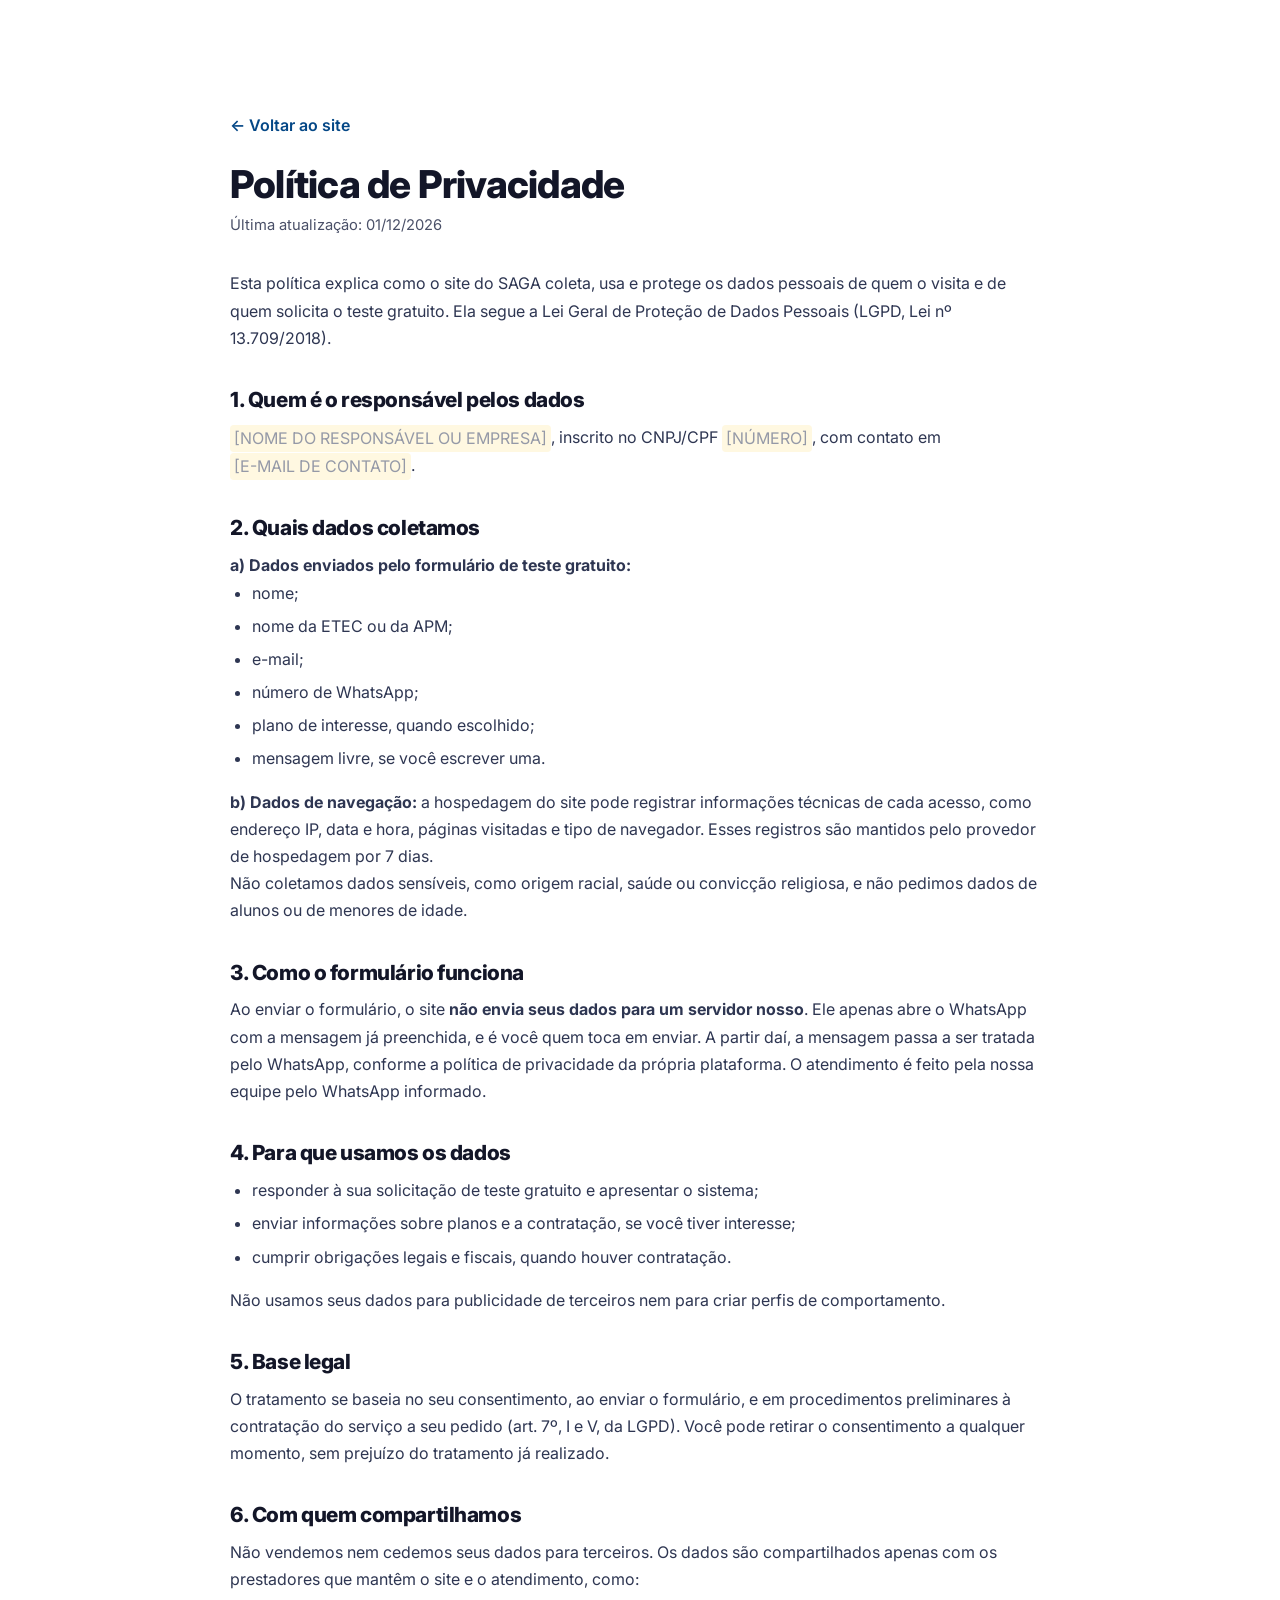
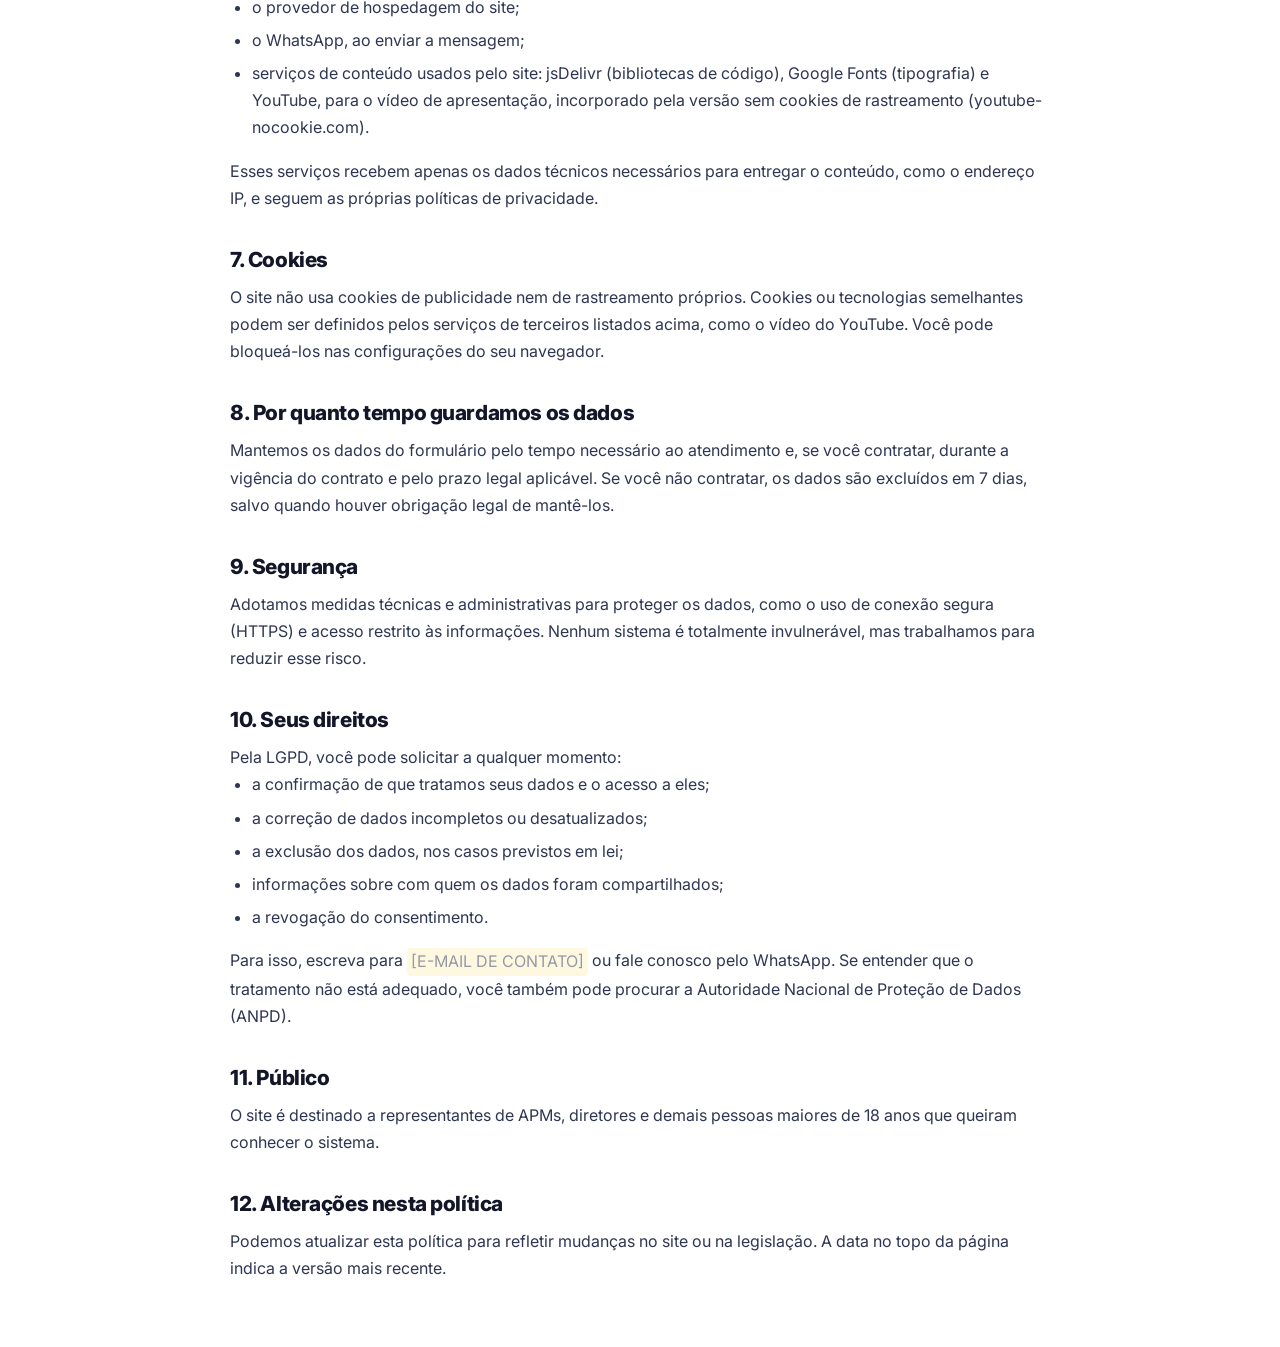
<file: privacidade.html>
<!DOCTYPE html>
<html lang="pt-BR">

<head>
  <meta charset="UTF-8">
  <meta name="viewport" content="width=device-width, initial-scale=1, viewport-fit=cover">
  <title>Política de Privacidade — SAGA</title>
  <meta name="description" content="Como o SAGA trata os dados pessoais de quem visita o site e solicita o teste gratuito.">
  <meta name="theme-color" content="#131628">
  <meta name="color-scheme" content="light">
  <meta name="robots" content="index, follow">
  <link rel="icon" href="img/favicon.ico">
  <link rel="preconnect" href="https://cdn.jsdelivr.net" crossorigin>
  <link rel="preconnect" href="https://fonts.googleapis.com">
  <link rel="preconnect" href="https://fonts.gstatic.com" crossorigin>
  <link rel="stylesheet" href="https://cdn.jsdelivr.net/npm/bootstrap@5.3.3/dist/css/bootstrap.min.css"
    integrity="sha384-QWTKZyjpPEjISv5WaRU9OFeRpok6YctnYmDr5pNlyT2bRjXh0JMhjY6hW+ALEwIH" crossorigin="anonymous">
  <link rel="stylesheet" href="https://fonts.googleapis.com/css2?family=Inter:wght@400;500;600;700;800&display=swap">
  <link rel="stylesheet" href="css/style.css?v=6">
  <style>
    .legal {
      max-width: 820px;
      margin: 0 auto;
      padding: calc(var(--header-h) + 40px) 0 64px;
      color: #2e3652;
      line-height: 1.7;
    }

    .legal h1 {
      font-size: clamp(1.8rem, 4vw, 2.4rem);
      margin-bottom: 8px;
    }

    .legal .legal-date {
      color: var(--text-muted-saga);
      font-size: .92rem;
      margin-bottom: 32px;
    }

    .legal h2 {
      font-size: 1.3rem;
      margin: 36px 0 12px;
    }

    .legal ul {
      padding-left: 22px;
    }

    .legal li {
      margin-bottom: 6px;
    }

    .legal .placeholder {
      background: #fff3c4;
      border-radius: 4px;
      padding: 0 4px;
    }

    .legal-back {
      display: inline-block;
      margin-bottom: 24px;
      font-weight: 600;
      color: var(--saga-blue);
    }
  </style>
</head>

<body>
  <main class="legal">
    <a href="index.html" class="legal-back">&larr; Voltar ao site</a>

    <h1>Política de Privacidade</h1>
    <p class="legal-date">Última atualização: 01/12/2026</p>

    <p>Esta política explica como o site do SAGA coleta, usa e protege os dados pessoais de quem o visita e de quem
      solicita o teste gratuito. Ela segue a Lei Geral de Proteção de Dados Pessoais (LGPD, Lei nº 13.709/2018).</p>

    <h2>1. Quem é o responsável pelos dados</h2>
    <p>
      <span class="placeholder">[NOME DO RESPONSÁVEL OU EMPRESA]</span>, inscrito no CNPJ/CPF
      <span class="placeholder">[NÚMERO]</span>, com contato em <span class="placeholder">[E-MAIL DE CONTATO]</span>.
    </p>

    <h2>2. Quais dados coletamos</h2>
    <p><strong>a) Dados enviados pelo formulário de teste gratuito:</strong></p>
    <ul>
      <li>nome;</li>
      <li>nome da ETEC ou da APM;</li>
      <li>e-mail;</li>
      <li>número de WhatsApp;</li>
      <li>plano de interesse, quando escolhido;</li>
      <li>mensagem livre, se você escrever uma.</li>
    </ul>
    <p><strong>b) Dados de navegação:</strong> a hospedagem do site pode registrar informações técnicas de cada
      acesso, como endereço IP, data e hora, páginas visitadas e tipo de navegador. Esses registros são mantidos pelo
      provedor de hospedagem por 7 dias.</p>
    <p>Não coletamos dados sensíveis, como origem racial, saúde ou convicção religiosa, e não pedimos dados de
      alunos ou de menores de idade.</p>

    <h2>3. Como o formulário funciona</h2>
    <p>Ao enviar o formulário, o site <strong>não envia seus dados para um servidor nosso</strong>. Ele apenas abre o
      WhatsApp com a mensagem já preenchida, e é você quem toca em enviar. A partir daí, a mensagem passa a ser tratada
      pelo WhatsApp, conforme a política de privacidade da própria plataforma. O atendimento é feito pela nossa equipe
      pelo WhatsApp informado.</p>

    <h2>4. Para que usamos os dados</h2>
    <ul>
      <li>responder à sua solicitação de teste gratuito e apresentar o sistema;</li>
      <li>enviar informações sobre planos e a contratação, se você tiver interesse;</li>
      <li>cumprir obrigações legais e fiscais, quando houver contratação.</li>
    </ul>
    <p>Não usamos seus dados para publicidade de terceiros nem para criar perfis de comportamento.</p>

    <h2>5. Base legal</h2>
    <p>O tratamento se baseia no seu consentimento, ao enviar o formulário, e em procedimentos preliminares à
      contratação do serviço a seu pedido (art. 7º, I e V, da LGPD). Você pode retirar o consentimento a qualquer
      momento, sem prejuízo do tratamento já realizado.</p>

    <h2>6. Com quem compartilhamos</h2>
    <p>Não vendemos nem cedemos seus dados para terceiros. Os dados são compartilhados apenas com os prestadores que
      mantêm o site e o atendimento, como:</p>
    <ul>
      <li>o provedor de hospedagem do site;</li>
      <li>o WhatsApp, ao enviar a mensagem;</li>
      <li>serviços de conteúdo usados pelo site: jsDelivr (bibliotecas de código), Google Fonts (tipografia) e
        YouTube, para o vídeo de apresentação, incorporado pela versão sem cookies de rastreamento
        (youtube-nocookie.com).</li>
    </ul>
    <p>Esses serviços recebem apenas os dados técnicos necessários para entregar o conteúdo, como o endereço IP,
      e seguem as próprias políticas de privacidade.</p>

    <h2>7. Cookies</h2>
    <p>O site não usa cookies de publicidade nem de rastreamento próprios. Cookies ou tecnologias semelhantes podem
      ser definidos pelos serviços de terceiros listados acima, como o vídeo do YouTube. Você pode bloqueá-los nas
      configurações do seu navegador.</p>

    <h2>8. Por quanto tempo guardamos os dados</h2>
    <p>Mantemos os dados do formulário pelo tempo necessário ao atendimento e, se você contratar, durante a vigência do
      contrato e pelo prazo legal aplicável. Se você não contratar, os dados são excluídos em 7 dias, salvo quando houver obrigação legal de mantê-los.</p>

    <h2>9. Segurança</h2>
    <p>Adotamos medidas técnicas e administrativas para proteger os dados, como o uso de conexão segura (HTTPS) e acesso
      restrito às informações. Nenhum sistema é totalmente invulnerável, mas trabalhamos para reduzir esse risco.</p>

    <h2>10. Seus direitos</h2>
    <p>Pela LGPD, você pode solicitar a qualquer momento:</p>
    <ul>
      <li>a confirmação de que tratamos seus dados e o acesso a eles;</li>
      <li>a correção de dados incompletos ou desatualizados;</li>
      <li>a exclusão dos dados, nos casos previstos em lei;</li>
      <li>informações sobre com quem os dados foram compartilhados;</li>
      <li>a revogação do consentimento.</li>
    </ul>
    <p>Para isso, escreva para <span class="placeholder">[E-MAIL DE CONTATO]</span> ou fale conosco pelo WhatsApp.
      Se entender que o tratamento não está adequado, você também pode procurar a Autoridade Nacional de Proteção de
      Dados (ANPD).</p>

    <h2>11. Público</h2>
    <p>O site é destinado a representantes de APMs, diretores e demais pessoas maiores de 18 anos que queiram conhecer o
      sistema.</p>

    <h2>12. Alterações nesta política</h2>
    <p>Podemos atualizar esta política para refletir mudanças no site ou na legislação. A data no topo da página indica a
      versão mais recente.</p>
  </main>
</body>

</html>
</file>
<file: css/style.css>
/* =========================================================
   SAGA — estilos do site (carregado depois do Bootstrap 5.3)
   Bootstrap cuida do grid, navbar, modal e carrossel da galeria;
   este arquivo aplica a identidade visual do SAGA.
   ========================================================= */

/* ===== Paleta e variáveis ===== */
:root {
    --saga-night: #131628;
    --saga-blue: #044786;
    --saga-green: #1dac18;
    --saga-yellow: #FDC103;
    --saga-gray: #E9E9EB;
    --saga-cyan: #01BFD3;
    --text-muted-saga: #4a5068;
    --radius-saga: 16px;
    --shadow-soft: 0 10px 30px -12px rgba(19, 22, 40, 0.18);
    --shadow-lift: 0 22px 44px -18px rgba(4, 71, 134, 0.35);
    --font-main: 'Inter', system-ui, -apple-system, 'Segoe UI', Roboto, sans-serif;
    --header-h: 72px;

    /* Integra o Bootstrap à identidade do SAGA */
    --bs-body-font-family: var(--font-main);
    --bs-body-color: var(--saga-night);
    --bs-body-bg: #ffffff;
    --bs-body-line-height: 1.6;
    --bs-link-color: var(--saga-blue);
    --bs-link-color-rgb: 4, 71, 134;
    --bs-link-hover-color: var(--saga-blue);
    --bs-link-hover-color-rgb: 4, 71, 134;
}

/* ===== Base ===== */
html {
    scroll-behavior: smooth;
    scroll-padding-top: calc(var(--header-h) + 16px);
    /* Impede o iOS de aumentar fontes sozinho ao girar o celular */
    -webkit-text-size-adjust: 100%;
    text-size-adjust: 100%;
}

body {
    font-family: var(--font-main);
    color: var(--saga-night);
    background: #ffffff;
    line-height: 1.6;
    -webkit-font-smoothing: antialiased;
    width: 100%;
    max-width: 100%;
}

/* Trava de rolagem lateral.
   "clip" corta o excesso sem transformar html/body em área rolável
   (com "hidden", o iPhone ainda deixa arrastar a página para o lado). */
html,
body {
    overflow-x: hidden;
}

@supports (overflow: clip) {

    html,
    body,
    main,
    .site-footer {
        overflow-x: clip;
    }
}

/* Palavras longas quebram em vez de empurrar a largura da página */
h1,
h2,
h3,
h4,
p,
li,
summary,
label,
figcaption,
.faq-answer {
    overflow-wrap: break-word;
}

a {
    color: var(--saga-blue);
    text-decoration: none;
}

img,
svg,
video,
iframe {
    max-width: 100%;
}

img {
    height: auto;
}

:focus-visible {
    outline: 3px solid var(--saga-cyan);
    outline-offset: 3px;
    border-radius: 8px;
}

p {
    margin: 0;
}

h1,
h2,
h3,
h4 {
    font-family: var(--font-main);
    letter-spacing: -0.02em;
    margin: 0;
    color: var(--saga-night);
}

h1 {
    font-size: clamp(1.9rem, 4.6vw + 0.6rem, 3.6rem);
    line-height: 1.1;
    font-weight: 800;
}

h2 {
    font-size: clamp(1.55rem, 2.6vw + 0.8rem, 2.5rem);
    line-height: 1.15;
    font-weight: 800;
}

h3 {
    font-size: clamp(1.08rem, 0.8vw + 0.9rem, 1.25rem);
    font-weight: 700;
    line-height: 1.3;
}

h1,
h2 {
    text-wrap: balance;
}

.lead {
    font-size: 1.05rem;
    font-weight: 400;
    color: var(--text-muted-saga);
    text-wrap: pretty;
}

.skip-link {
    position: absolute;
    left: 12px;
    top: -60px;
    z-index: 1100;
    background: var(--saga-yellow);
    color: var(--saga-night);
    font-weight: 700;
    padding: 10px 16px;
    border-radius: 10px;
    transition: top .2s ease;
}

.skip-link:focus {
    top: 12px;
}

/* Container um pouco mais estreito que o padrão do Bootstrap */
.container {
    --bs-gutter-x: 2.25rem;
    max-width: 1200px;
}

@media (min-width: 1200px) {
    .container {
        --bs-gutter-x: 4rem;
    }
}

/* ===== Botões ===== */
.saga-btn {
    display: inline-flex;
    align-items: center;
    justify-content: center;
    gap: 8px;
    min-height: 48px;
    max-width: 100%;
    padding: 12px 22px;
    border-radius: 12px;
    font-weight: 700;
    font-size: 0.98rem;
    line-height: 1.25;
    text-align: center;
    text-decoration: none;
    cursor: pointer;
    border: 2px solid transparent;
    transition: transform .2s ease, box-shadow .2s ease, background .2s ease, color .2s ease, border-color .2s ease;
    font-family: inherit;
}

.saga-btn-primary {
    background: var(--saga-yellow);
    color: var(--saga-night);
    box-shadow: 0 10px 24px -10px rgba(253, 193, 3, .7);
}

.saga-btn-primary:hover {
    background: #ffcd2e;
    color: var(--saga-night);
}

.saga-btn-outline {
    background: transparent;
    color: #fff;
    border-color: rgba(255, 255, 255, .65);
}

.saga-btn-outline:hover {
    background: rgba(255, 255, 255, .1);
    border-color: #fff;
    color: #fff;
}

.saga-btn-green {
    background: var(--saga-green);
    color: #fff;
}

.saga-btn-green:hover {
    background: #179113;
    color: #fff;
}

.saga-btn-ghost {
    background: transparent;
    color: var(--saga-blue);
    border-color: var(--saga-blue);
}

.saga-btn-ghost:hover {
    background: #eef4fb;
    color: var(--saga-blue);
}

.saga-btn-sm {
    min-height: 40px;
    padding: 8px 16px;
    font-size: .9rem;
}

.saga-btn:disabled {
    opacity: .7;
    cursor: wait;
}

@media (hover: hover) and (pointer: fine) {
    .saga-btn:hover {
        transform: translateY(-2px);
    }
}

/* ===== Header / navbar ===== */
.site-header {
    background: rgba(19, 22, 40, 0.78);
    backdrop-filter: blur(12px);
    -webkit-backdrop-filter: blur(12px);
    padding-top: env(safe-area-inset-top, 0px);
    transition: box-shadow .3s ease, background .3s ease;
}

.site-header.scrolled,
.site-header.menu-open {
    background: rgba(19, 22, 40, 0.97);
    box-shadow: 0 8px 30px -10px rgba(0, 0, 0, .5);
}

.site-header .navbar {
    min-height: var(--header-h);
    padding-top: 8px;
    padding-bottom: 8px;
}

.site-header .navbar-brand {
    padding: 0;
    margin-right: 16px;
}

.site-header .navbar-brand img {
    width: auto;
    height: 48px;
}

.site-header .navbar-toggler {
    width: 46px;
    height: 46px;
    padding: 0;
    border-radius: 12px;
    border-color: rgba(255, 255, 255, .28);
}

.site-header .navbar-toggler:focus {
    box-shadow: 0 0 0 3px rgba(1, 191, 211, .5);
}

.site-header .nav-link {
    color: #e3e9f4;
    font-weight: 500;
    font-size: .95rem;
}

.site-header .nav-link:hover,
.site-header .nav-link:focus {
    color: #fff;
}

.site-header .nav-link.active {
    color: var(--saga-yellow);
}

@media (max-width: 991.98px) {
    .site-header .navbar-collapse {
        max-height: calc(100dvh - var(--header-h) - env(safe-area-inset-top, 0px));
        overflow-y: auto;
        overscroll-behavior: contain;
    }

    .site-header .navbar-nav {
        padding: 8px 0 18px;
    }

    .site-header .nav-link {
        padding: 14px 4px;
        font-size: 1rem;
        border-bottom: 1px solid rgba(255, 255, 255, .08);
    }

    .site-header .nav-cta {
        margin-top: 14px;
    }

    .site-header .nav-cta .saga-btn {
        width: 100%;
        min-height: 48px;
    }
}

@media (min-width: 992px) {
    .site-header .navbar-nav {
        gap: 6px;
    }

    .site-header .nav-link {
        position: relative;
        padding-left: 10px !important;
        padding-right: 10px !important;
    }

    .site-header .nav-link::after {
        content: "";
        position: absolute;
        left: 10px;
        right: 10px;
        bottom: 4px;
        height: 2px;
        transform: scaleX(0);
        transform-origin: left;
        background: var(--saga-cyan);
        transition: transform .25s ease;
    }

    .site-header .nav-link:hover::after {
        transform: scaleX(1);
    }

    .site-header .nav-cta {
        margin-left: 12px;
    }
}

/* ===== Seções ===== */
section.block {
    padding: clamp(56px, 9vw, 104px) 0;
    position: relative;
}

.bg-gray {
    background: var(--saga-gray);
}

.bg-night {
    background: var(--saga-night);
    color: #fff;
}

.bg-night h2,
.bg-night h3 {
    color: #fff;
}

.section-head {
    max-width: 720px;
    margin: 0 auto clamp(28px, 5vw, 48px);
    text-align: center;
}

.section-head h2 {
    margin-top: 14px;
}

.section-head .lead {
    margin-top: 14px;
}

.bg-night .section-head .lead {
    color: #b9c3d6;
}

.eyebrow {
    display: inline-flex;
    align-items: center;
    max-width: 100%;
    gap: 8px;
    padding: 6px 14px;
    border-radius: 999px;
    background: rgba(71, 97, 212, 0.18);
    color: var(--saga-blue);
    font-size: .78rem;
    font-weight: 700;
    letter-spacing: .06em;
    text-transform: uppercase;
    border: 1px solid rgba(4, 27, 158, 0.3);
}

.eyebrow-dark {
    background: rgba(1, 191, 211, .15);
    color: #7ff0fb;
    border-color: rgba(1, 191, 211, .4);
}

.underline-yellow {
    background: linear-gradient(transparent 62%, var(--saga-yellow) 62%, var(--saga-yellow) 92%, transparent 92%);
    padding: 0 4px;
    -webkit-box-decoration-break: clone;
    box-decoration-break: clone;
}

/* ===== Hero ===== */
.hero {
    position: relative;
    isolation: isolate;
    padding: calc(var(--header-h) + 56px) 0 80px;
    background:
        radial-gradient(1000px 500px at 85% -10%, rgba(1, 191, 211, .22), transparent 60%),
        radial-gradient(800px 500px at -10% 20%, rgba(4, 71, 134, .55), transparent 60%),
        linear-gradient(160deg, #131628 0%, #0b2a52 60%, #044786 100%);
    color: #fff;
    overflow: hidden;
}

.hero h1 {
    color: #fff;
    text-shadow: 0 2px 12px rgba(0, 0, 0, .35);
}

/* Destaque do título: texto amarelo com traço desenhado abaixo (não atrás) */
.hero-highlight {
    color: var(--saga-yellow);
    text-shadow: 0 2px 18px rgba(253, 193, 3, .25);
    /* traço ciano desenhado abaixo de cada linha (não atrás do texto) */
    padding-bottom: .12em;
    background: url("data:image/svg+xml,%3Csvg xmlns='http://www.w3.org/2000/svg' viewBox='0 0 200 12' preserveAspectRatio='none'%3E%3Cpath d='M2 9C40 3 100 1.5 198 6' fill='none' stroke='%2301BFD3' stroke-width='4' stroke-linecap='round'/%3E%3C/svg%3E") no-repeat left bottom / 0% .2em;
    -webkit-box-decoration-break: clone;
    box-decoration-break: clone;
    animation: hl-draw .9s .35s cubic-bezier(.65, 0, .35, 1) forwards;
}

@keyframes hl-draw {
    to {
        background-size: 100% .2em;
    }
}

@media (prefers-reduced-motion: reduce) {
    .hero-highlight {
        animation: none;
        background-size: 100% .2em;
    }
}

.hero-kicker {
    display: inline-flex;
    align-items: center;
    gap: 8px;
    margin-bottom: 18px;
    padding: 6px 14px 6px 10px;
    border: 1px solid rgba(1, 191, 211, .45);
    border-radius: 999px;
    background: rgba(1, 191, 211, .12);
    color: #bff7fd;
    font-size: .82rem;
    font-weight: 600;
    line-height: 1.3;
}

.hero-kicker-dot {
    width: 8px;
    height: 8px;
    flex-shrink: 0;
    border-radius: 50%;
    background: var(--saga-cyan);
    box-shadow: 0 0 0 4px rgba(1, 191, 211, .25);
}

.hero-trust {
    display: flex;
    flex-wrap: wrap;
    gap: 8px 20px;
    margin: 24px 0 0;
    padding: 0;
    list-style: none;
    color: #d6e4f5;
    font-size: .92rem;
    font-weight: 500;
}

.hero-trust li {
    display: inline-flex;
    align-items: center;
    gap: 6px;
}

.hero-trust svg {
    width: 18px;
    height: 18px;
    flex-shrink: 0;
    padding: 2px;
    border-radius: 50%;
    color: #4fe04a;
    background: rgba(29, 172, 24, .2);
}

.hero-sub {
    margin-top: 20px;
    color: #cfd9ea;
    font-size: clamp(1rem, .4vw + .9rem, 1.15rem);
    max-width: 560px;
    text-wrap: pretty;
}

.hero-ctas {
    display: flex;
    flex-wrap: wrap;
    gap: 14px;
    margin-top: 32px;
}

.hero-video {
    position: relative;
    width: 100%;
    aspect-ratio: 16 / 9;
    overflow: hidden;
    border: 1px solid rgba(255, 255, 255, .2);
    border-radius: 20px;
    background:
        radial-gradient(circle at 78% 18%, rgba(1, 191, 211, .3), transparent 38%),
        linear-gradient(145deg, #202b4b 0%, #0b2a52 58%, #044786 100%);
    box-shadow: 0 28px 65px -28px rgba(0, 0, 0, .7);
}

.hero-video iframe {
    position: absolute;
    inset: 0;
    /* width:1px + min-width:100% evita o bug do iOS que alarga iframes */
    width: 1px;
    min-width: 100%;
    height: 100%;
    border: 0;
    background: #080d1d;
}

.hero-video-placeholder {
    position: absolute;
    inset: 0;
    display: flex;
    flex-direction: column;
    align-items: center;
    justify-content: center;
    gap: 12px;
    padding: 20px;
    color: #fff;
    text-align: center;
}

.hero-video-placeholder:hover {
    color: #fff;
}

.hero-video.has-video .hero-video-placeholder {
    display: none;
}

.hero-video-play {
    display: inline-flex;
    align-items: center;
    justify-content: center;
    width: 64px;
    height: 64px;
    border-radius: 50%;
    color: var(--saga-night);
    background: var(--saga-yellow);
    box-shadow: 0 12px 30px rgba(0, 0, 0, .28);
}

.hero-video-play svg {
    width: 30px;
    height: 30px;
    margin-left: 3px;
}

.hero-video-placeholder-title {
    font-size: clamp(1rem, 1.5vw, 1.3rem);
    font-weight: 800;
}

.hero-video-placeholder-text {
    color: #d6e4f5;
    font-size: .9rem;
}

/* ===== Cards ===== */
.saga-card {
    background: #fff;
    border-radius: var(--radius-saga);
    padding: 26px;
    border: 1px solid #e4e7f0;
    box-shadow: var(--shadow-soft);
    transition: transform .3s ease, box-shadow .3s ease, border-color .3s ease;
}

.saga-card p {
    color: var(--text-muted-saga);
    font-size: .96rem;
    margin-top: 10px;
}

@media (hover: hover) and (pointer: fine) {
    .saga-card:hover {
        transform: translateY(-6px);
        box-shadow: var(--shadow-lift);
        border-color: rgba(1, 191, 211, .5);
    }
}

.icon-tile {
    width: 56px;
    height: 56px;
    border-radius: 14px;
    display: inline-flex;
    align-items: center;
    justify-content: center;
    background: linear-gradient(135deg, var(--saga-blue), var(--saga-cyan));
    color: #fff;
    margin-bottom: 18px;
    box-shadow: 0 10px 20px -10px rgba(4, 71, 134, .6);
}

.icon-tile svg {
    width: 26px;
    height: 26px;
}

.pain-card .x-mark {
    width: 40px;
    height: 40px;
    border-radius: 12px;
    background: #fdecec;
    color: #b42318;
    display: inline-flex;
    align-items: center;
    justify-content: center;
    font-size: 1.4rem;
    font-weight: 700;
    margin-bottom: 16px;
}

.pain-bottom {
    margin-top: 32px;
    background: #fff;
    border-radius: var(--radius-saga);
    padding: 24px 28px;
    border-left: 6px solid var(--saga-yellow);
    box-shadow: var(--shadow-soft);
    display: flex;
    gap: 18px;
    align-items: center;
    flex-wrap: wrap;
}

.pain-bottom p {
    color: #36405c;
    font-size: 1.02rem;
    flex: 1 1 320px;
}

@media (max-width: 575.98px) {
    .pain-bottom {
        padding: 20px;
    }

    .pain-bottom .saga-btn {
        width: 100%;
    }
}

/* ===== Carrossel de módulos (rolagem nativa com snap) ===== */
.carousel-wrap {
    position: relative;
}

.mod-track {
    display: flex;
    gap: 20px;
    overflow-x: auto;
    overscroll-behavior-x: contain;
    scroll-snap-type: x mandatory;
    scroll-padding-inline: 4px;
    scrollbar-width: none;
    -webkit-overflow-scrolling: touch;
    touch-action: pan-x pan-y pinch-zoom;
    padding: 12px 4px 20px;
    cursor: grab;
    user-select: none;
    -webkit-user-select: none;
}

.mod-track::-webkit-scrollbar {
    display: none;
}

.mod-track.dragging {
    cursor: grabbing;
    scroll-snap-type: none;
}

.mod-track.dragging .saga-card {
    pointer-events: none;
}

.mod-track>.saga-card {
    flex: 0 0 min(320px, 82vw);
    scroll-snap-align: start;
    display: flex;
    flex-direction: column;
}

.car-btn {
    position: absolute;
    top: 50%;
    transform: translateY(-50%);
    z-index: 5;
    width: 48px;
    height: 48px;
    border-radius: 50%;
    border: 0;
    cursor: pointer;
    background: var(--saga-blue);
    color: #fff;
    display: inline-flex;
    align-items: center;
    justify-content: center;
    box-shadow: 0 10px 24px -8px rgba(4, 71, 134, .7);
    transition: background .2s ease, opacity .2s ease;
}

.car-btn:hover {
    background: var(--saga-cyan);
    color: var(--saga-night);
}

.car-btn:disabled {
    opacity: .35;
    cursor: default;
    background: var(--saga-blue);
    color: #fff;
}

.car-btn svg {
    width: 22px;
    height: 22px;
}

.car-prev {
    left: -12px;
}

.car-next {
    right: -12px;
}

.car-dots {
    display: flex;
    flex-wrap: wrap;
    justify-content: center;
    gap: 8px;
    margin-top: 10px;
}

.car-dot {
    width: 10px;
    height: 10px;
    border-radius: 999px;
    border: 0;
    padding: 0;
    cursor: pointer;
    background: #c9cfdd;
    transition: width .25s ease, background .25s ease;
}

/* Área de toque maior sem mudar o visual */
.car-dot {
    position: relative;
}

.car-dot::before {
    content: "";
    position: absolute;
    inset: -10px -4px;
}

.car-dot.active {
    width: 28px;
    background: var(--saga-blue);
}

@media (max-width: 767.98px) {
    .car-btn {
        display: none;
    }

    /* Carrossel encosta nas bordas da tela no celular */
    .carousel-wrap {
        margin-left: calc(var(--bs-gutter-x) * -.5);
        margin-right: calc(var(--bs-gutter-x) * -.5);
    }

    .mod-track {
        padding-left: calc(var(--bs-gutter-x) * .5);
        padding-right: calc(var(--bs-gutter-x) * .5);
        scroll-padding-inline: calc(var(--bs-gutter-x) * .5);
    }
}

/* No computador e tablet os módulos aparecem todos em grade, sem carrossel */
@media (min-width: 768px) {
    .mod-track {
        flex-wrap: wrap;
        justify-content: center;
        overflow: visible;
        scroll-snap-type: none;
        cursor: auto;
        user-select: auto;
        -webkit-user-select: auto;
        padding: 4px 0 0;
    }

    .mod-track>.saga-card {
        flex: 0 0 calc((100% - 20px) / 2);
    }

    .carousel-wrap .car-btn,
    .car-dots {
        display: none;
    }
}

@media (min-width: 992px) {
    .mod-track {
        gap: 24px;
    }

    .mod-track>.saga-card {
        flex-basis: calc((100% - 48px) / 3);
    }
}

/* ===== Galeria de telas ===== */
.shot {
    margin: 0;
    height: 100%;
    display: flex;
    flex-direction: column;
    background: #fff;
    border-radius: var(--radius-saga);
    border: 1px solid #dfe3ee;
    box-shadow: var(--shadow-soft);
    overflow: hidden;
    transition: transform .3s ease, box-shadow .3s ease;
}

.shot-btn {
    position: relative;
    display: block;
    width: 100%;
    padding: 0;
    border: 0;
    background: #eef1f7;
    cursor: zoom-in;
    overflow: hidden;
    aspect-ratio: 16 / 10;
}

.shot-btn img {
    display: block;
    width: 100%;
    height: 100%;
    object-fit: cover;
    object-position: top center;
    transition: transform .4s ease;
}

.shot-btn::after {
    content: "";
    position: absolute;
    right: 12px;
    bottom: 12px;
    width: 38px;
    height: 38px;
    border-radius: 50%;
    background: rgba(19, 22, 40, .78) url("data:image/svg+xml,%3Csvg xmlns='http://www.w3.org/2000/svg' viewBox='0 0 24 24' fill='none' stroke='%23fff' stroke-width='2.2' stroke-linecap='round'%3E%3Ccircle cx='11' cy='11' r='7'/%3E%3Cline x1='21' y1='21' x2='16.5' y2='16.5'/%3E%3Cline x1='11' y1='8' x2='11' y2='14'/%3E%3Cline x1='8' y1='11' x2='14' y2='11'/%3E%3C/svg%3E") center / 20px no-repeat;
    box-shadow: 0 6px 16px -6px rgba(0, 0, 0, .5);
}

.shot-btn:focus-visible {
    outline-offset: -3px;
}

.shot figcaption {
    padding: 16px 18px 18px;
    display: flex;
    flex-direction: column;
    gap: 4px;
}

.shot figcaption strong {
    font-size: 1.02rem;
    color: var(--saga-night);
}

.shot figcaption span {
    font-size: .92rem;
    color: var(--text-muted-saga);
}

@media (hover: hover) and (pointer: fine) {
    .shot:hover {
        transform: translateY(-4px);
        box-shadow: var(--shadow-lift);
    }

    .shot:hover .shot-btn img {
        transform: scale(1.03);
    }
}

/* Modal da galeria */
.gallery-modal .modal-content {
    background: var(--saga-night);
    color: #fff;
    border: 1px solid rgba(255, 255, 255, .12);
    border-radius: 18px;
}

.gallery-modal .modal-header {
    border-bottom-color: rgba(255, 255, 255, .1);
}

.gallery-modal .modal-title {
    color: #fff;
    font-size: 1.05rem;
    font-weight: 700;
}

.gallery-modal .modal-body {
    padding: 12px;
}

.gallery-modal .carousel-item img {
    display: block;
    width: 100%;
    max-height: calc(100dvh - 220px);
    object-fit: contain;
    border-radius: 10px;
    background: #0b0e1c;
}

.gallery-modal .gallery-caption {
    padding: 14px 6px 4px;
    text-align: center;
    color: #cfd9ea;
    font-size: .95rem;
}

.gallery-modal .gallery-caption strong {
    color: #fff;
}

.gallery-modal .carousel-control-prev,
.gallery-modal .carousel-control-next {
    width: 52px;
    height: 52px;
    top: calc(50% - 40px);
    bottom: auto;
    margin: 0 8px;
    border-radius: 50%;
    background: rgba(19, 22, 40, .7);
    opacity: .9;
}

@media (max-width: 575.98px) {
    .gallery-modal .modal-content {
        border-radius: 0;
        border: 0;
    }

    .gallery-modal .modal-body {
        display: flex;
        align-items: center;
        padding: 8px 0;
    }

    .gallery-modal .carousel {
        width: 100%;
    }

    .gallery-modal .carousel-item img {
        border-radius: 0;
        max-height: calc(100dvh - 180px);
    }

    .gallery-modal .carousel-control-prev,
    .gallery-modal .carousel-control-next {
        width: 42px;
        height: 42px;
    }
}

/* ===== Segurança ===== */
.sec-card {
    background: rgba(255, 255, 255, .04);
    border: 1px solid rgba(255, 255, 255, .1);
    border-radius: var(--radius-saga);
    padding: 24px;
    transition: background .3s ease;
}

.sec-card:hover {
    background: rgba(255, 255, 255, .07);
}

.sec-card .icon-tile {
    background: rgba(1, 191, 211, .18);
    color: var(--saga-cyan);
    box-shadow: none;
}

.sec-card p {
    color: #b9c3d6;
    margin-top: 10px;
    font-size: .95rem;
}

.sec-note {
    margin-top: 32px;
    padding: 18px 22px;
    border-radius: 14px;
    background: rgba(253, 193, 3, .1);
    border: 1px solid rgba(253, 193, 3, .35);
    color: #f5e6a8;
    font-size: .9rem;
    display: flex;
    gap: 12px;
    align-items: flex-start;
}

.sec-note svg {
    width: 22px;
    height: 22px;
    color: var(--saga-yellow);
    flex-shrink: 0;
}

/* ===== Planos ===== */
.plans-included {
    max-width: 880px;
    margin: 0 auto 40px;
    padding: 18px 22px;
    text-align: center;
    background: #fff;
    border: 1px solid #dfe3ee;
    border-radius: 16px;
}

.plans-included-title {
    margin-bottom: 12px;
    color: var(--saga-blue);
    font-size: .8rem;
    font-weight: 800;
    letter-spacing: .06em;
    text-transform: uppercase;
}

.plans-included ul {
    display: flex;
    flex-wrap: wrap;
    justify-content: center;
    gap: 10px 22px;
    margin: 0;
    padding: 0;
    list-style: none;
}

.plans-included li {
    display: inline-flex;
    align-items: center;
    gap: 7px;
    color: #2e3652;
    font-size: .94rem;
    font-weight: 600;
}

.plans-included svg {
    width: 18px;
    height: 18px;
    flex-shrink: 0;
    color: var(--saga-green);
}

.plan-tagline {
    margin-top: 4px;
    color: var(--text-muted-saga);
    font-size: .92rem;
}

@media (max-width: 767.98px) {
    .plans-included {
        margin-bottom: 32px;
        padding: 16px;
        text-align: left;
    }

    .plans-included-title {
        text-align: center;
    }

    .plans-included ul {
        display: grid;
        gap: 8px;
    }
}

.plans-row {
    padding-top: 8px;
}

.plan {
    background: #fff;
    border-radius: var(--radius-saga);
    padding: 32px 26px;
    border: 1px solid #dfe3ee;
    box-shadow: var(--shadow-soft);
    display: flex;
    flex-direction: column;
    align-items: flex-start;
    position: relative;
    transition: transform .3s ease, box-shadow .3s ease;
}

.plan.featured {
    border: 2px solid var(--saga-yellow);
    box-shadow: 0 26px 50px -18px rgba(253, 193, 3, .45);
}

@media (min-width: 992px) {
    .plan.featured {
        transform: translateY(-12px);
    }
}

@media (hover: hover) and (pointer: fine) {
    .plan:hover {
        box-shadow: var(--shadow-lift);
    }
}

.plan-badge,
.plan-badge-green {
    position: absolute;
    top: -14px;
    left: 50%;
    transform: translateX(-50%);
    white-space: nowrap;
    background: var(--saga-yellow);
    color: var(--saga-night);
    font-size: .8rem;
    font-weight: 800;
    padding: 6px 16px;
    border-radius: 999px;
    box-shadow: 0 8px 18px -8px rgba(253, 193, 3, .9);
}

.plan-badge {
    background: var(--saga-yellow);
    color: var(--saga-night);
}

.plan-badge-green {
    background: var(--saga-green);
    color: var(--saga-gray);
}

.plan-name {
    font-size: 1.45rem;
    font-weight: 800;
    color: var(--saga-blue);
}

.plan-price {
    margin-top: 18px;
    display: flex;
    align-items: baseline;
    gap: 6px;
}

.plan-price .cur {
    font-size: 1.1rem;
    font-weight: 700;
}

.plan-price .val {
    font-size: clamp(2.4rem, 8vw, 3rem);
    font-weight: 800;
    letter-spacing: -0.03em;
    line-height: 1;
}

.plan-price .per {
    font-size: .95rem;
    color: #6b7290;
}

.plan-total {
    font-size: .9rem;
    color: var(--text-muted-saga);
    margin-top: 8px;
}

.plan-saving {
    display: inline-block;
    margin-top: 8px;
    font-size: .8rem;
    font-weight: 700;
    color: #0f7b4d;
    background: #e3f8ec;
    padding: 4px 10px;
    border-radius: 999px;
}

.plan ul {
    list-style: none;
    padding: 0;
    margin: 22px 0 26px;
    display: grid;
    align-content: start;
    gap: 11px;
    flex: 1;
    width: 100%;
}

.plan li {
    display: flex;
    gap: 10px;
    font-size: .94rem;
    color: #2e3652;
    align-items: flex-start;
}

.plan li svg,
.demo-side li svg {
    width: 19px;
    height: 19px;
    color: var(--saga-cyan);
    flex-shrink: 0;
    margin-top: 3px;
}

.plan .saga-btn {
    width: 100%;
}

/* ===== FAQ ===== */
.faq-wrap {
    max-width: 820px;
    margin: 0 auto;
    display: grid;
    gap: 12px;
}

.faq-item {
    background: #fff;
    border-radius: 14px;
    border: 1px solid #e0e4ee;
    box-shadow: 0 4px 14px -10px rgba(19, 22, 40, .25);
    overflow: hidden;
}

.faq-item summary {
    display: block;
    list-style: none;
    cursor: pointer;
    padding: 18px 56px 18px 20px;
    font-weight: 700;
    position: relative;
    font-size: 1rem;
    transition: background .2s ease;
}

.faq-item summary::-webkit-details-marker {
    display: none;
}

.faq-item summary:hover {
    background: #f5f8fc;
}

.faq-item summary::after {
    content: "+";
    position: absolute;
    right: 18px;
    top: 50%;
    transform: translateY(-50%);
    width: 28px;
    height: 28px;
    border-radius: 50%;
    background: var(--saga-gray);
    color: var(--saga-blue);
    display: inline-flex;
    align-items: center;
    justify-content: center;
    font-size: 1.2rem;
    font-weight: 700;
}

.faq-item[open] summary::after {
    content: "−";
    background: var(--saga-yellow);
    color: var(--saga-night);
}

.faq-item .faq-answer {
    padding: 0 20px 20px;
    color: var(--text-muted-saga);
    font-size: .96rem;
    animation: fadeDown .3s ease;
}

.faq-answer ul {
    display: grid;
    gap: 8px;
    margin: 12px 0 0;
    padding-left: 20px;
}

.faq-answer strong {
    color: var(--saga-night);
}

@keyframes fadeDown {
    from {
        opacity: 0;
        transform: translateY(-6px);
    }

    to {
        opacity: 1;
        transform: none;
    }
}

/* ===== Formulário ===== */
.demo-side h2 {
    margin-top: 14px;
}

.demo-side .lead {
    margin-top: 14px;
}

.demo-side ul {
    list-style: none;
    padding: 0;
    margin: 20px 0 0;
    display: grid;
    gap: 12px;
}

.demo-side li {
    display: flex;
    gap: 10px;
    color: #36405c;
}

.demo-form {
    background: #fff;
    border-radius: var(--radius-saga);
    padding: clamp(20px, 4vw, 36px);
    box-shadow: var(--shadow-lift);
    border: 1px solid #e4e7f0;
}

.field-saga {
    display: flex;
    flex-direction: column;
    gap: 6px;
}

.field-saga label {
    font-weight: 600;
    font-size: .92rem;
}

.field-saga input,
.field-saga textarea {
    width: 100%;
    min-width: 0;
    font-family: inherit;
    /* 16px evita zoom automático no iOS */
    font-size: 16px;
    padding: 12px 14px;
    border-radius: 12px;
    border: 1.5px solid #cfd5e3;
    background: #fff;
    color: var(--saga-night);
    transition: border-color .2s ease, box-shadow .2s ease;
}

.field-saga textarea {
    min-height: 110px;
    resize: vertical;
}

.field-saga input:focus,
.field-saga textarea:focus {
    outline: none;
    border-color: var(--saga-blue);
    box-shadow: 0 0 0 4px rgba(1, 191, 211, .25);
}

.field-saga input.invalid,
.field-saga textarea.invalid {
    border-color: #b42318;
    box-shadow: 0 0 0 4px rgba(180, 35, 24, .12);
}

.helper {
    font-size: .8rem;
    color: #5b6482;
    font-weight: 400;
}

.error-msg {
    font-size: .82rem;
    color: #b42318;
    font-weight: 600;
}

.error-msg:empty {
    display: none;
}

.wa-icon {
    width: 22px;
    height: 22px;
    flex-shrink: 0;
}

.success-actions {
    max-width: 340px;
    margin-left: auto;
    margin-right: auto;
}

.demo-note {
    font-size: .8rem;
    color: #5b6482;
    margin-top: 14px;
    text-align: center;
}

.form-status {
    margin-top: 12px;
    padding: 12px 14px;
    border: 1px solid #e1b7b7;
    border-radius: 10px;
    background: #fff4f4;
    color: #8f1d1d;
    font-size: .9rem;
}

.success-box {
    display: none;
    text-align: center;
    padding: 30px 10px;
}

.success-box.show {
    display: block;
    animation: fadeDown .4s ease;
}

.success-icon {
    width: 64px;
    height: 64px;
    border-radius: 50%;
    background: #e3f8ec;
    color: #0f7b4d;
    display: inline-flex;
    align-items: center;
    justify-content: center;
    margin-bottom: 14px;
}

.success-icon svg {
    width: 32px;
    height: 32px;
}

/* ===== Footer ===== */
.site-footer {
    background: var(--saga-night);
    color: #b9c3d6;
    padding: 56px 0 calc(28px + env(safe-area-inset-bottom, 0px));
}

.site-footer .logo img {
    width: 280px;
    height: auto;
}

.footer-col h4 {
    color: #fff;
    font-size: .95rem;
    margin-bottom: 12px;
}

.footer-col a {
    color: #b9c3d6;
    display: block;
    padding: 5px 0;
    font-size: .92rem;
    transition: color .2s ease;
}

.footer-col a:hover {
    color: var(--saga-yellow);
}

.footer-desc {
    font-size: .92rem;
    margin-top: 14px;
    max-width: 360px;
}

.footer-disclaimer {
    margin-top: 40px;
    padding: 18px 20px;
    border-radius: 14px;
    background: rgba(255, 255, 255, .04);
    border: 1px solid rgba(255, 255, 255, .1);
    font-size: .83rem;
    color: #9fb2cf;
}

.footer-bottom {
    margin-top: 28px;
    padding-top: 22px;
    border-top: 1px solid rgba(255, 255, 255, .1);
    display: flex;
    flex-wrap: wrap;
    justify-content: space-between;
    gap: 12px;
    font-size: .82rem;
}

.footer-top-link {
    color: #b9c3d6;
    text-decoration: underline;
    text-underline-offset: 3px;
}

@media (max-width: 767.98px) {
    .footer-bottom {
        flex-direction: column;
        align-items: center;
        text-align: center;
    }
}

/* ===== Progresso de leitura e voltar ao topo ===== */
.read-progress {
    position: fixed;
    top: 0;
    left: 0;
    height: 3px;
    width: 0;
    background: linear-gradient(90deg, var(--saga-blue), var(--saga-cyan));
    z-index: 1040;
    pointer-events: none;
}

.back-to-top {
    position: fixed;
    right: max(16px, env(safe-area-inset-right, 0px));
    bottom: max(16px, env(safe-area-inset-bottom, 0px));
    width: 46px;
    height: 46px;
    border-radius: 50%;
    border: 0;
    cursor: pointer;
    background: var(--saga-blue);
    color: #fff;
    display: inline-flex;
    align-items: center;
    justify-content: center;
    z-index: 1020;
    box-shadow: 0 10px 24px -8px rgba(4, 71, 134, .7);
    opacity: 0;
    transform: translateY(12px);
    pointer-events: none;
    transition: opacity .3s ease, transform .3s ease, background .2s ease;
}

.back-to-top.show {
    opacity: 1;
    transform: none;
    pointer-events: auto;
}

.back-to-top:hover {
    background: var(--saga-cyan);
    color: var(--saga-night);
}

.back-to-top svg {
    width: 22px;
    height: 22px;
}

/* ===== Animações de entrada ===== */
.js .reveal {
    opacity: 0;
    transform: translateY(24px);
    transition: opacity .7s ease, transform .7s cubic-bezier(.2, .7, .2, 1);
}

.js .reveal.visible {
    opacity: 1;
    transform: none;
}

.js .plan.featured.reveal.visible {
    transform: none;
}

@media (min-width: 992px) {
    .js .plan.featured.reveal.visible {
        transform: translateY(-12px);
    }
}

.js .reveal.d1 {
    transition-delay: .08s;
}

.js .reveal.d2 {
    transition-delay: .16s;
}

.js .reveal.d3 {
    transition-delay: .24s;
}

/* ===== Celular ===== */
@media (max-width: 767.98px) {
    :root {
        --header-h: 64px;
    }

    .site-header .navbar-brand img {
        height: 42px;
    }

    .hero {
        padding: calc(var(--header-h) + 28px) 0 48px;
        text-align: center;
    }

    .hero h1 {
        font-size: clamp(1.85rem, 8.2vw, 2.6rem);
        line-height: 1.14;
    }

    .hero-kicker {
        margin-bottom: 14px;
        font-size: .78rem;
    }

    .hero-sub {
        margin: 16px auto 0;
        font-size: 1.02rem;
    }

    .hero-sub-extra {
        display: none;
    }

    .hero-trust {
        justify-content: center;
        gap: 8px 14px;
        margin-top: 18px;
        font-size: .85rem;
    }

    .hero-ctas {
        flex-direction: column;
        gap: 10px;
        margin-top: 24px;
    }

    .hero-ctas .saga-btn {
        width: 100%;
    }

    .hero-video {
        border-radius: 14px;
    }

    .saga-card,
    .sec-card {
        padding: 22px;
    }

    .plan {
        padding: 30px 22px;
    }

    .plan.featured {
        margin-top: 6px;
    }

    .faq-item summary {
        padding: 16px 52px 16px 16px;
    }

    .faq-item summary::after {
        right: 14px;
    }

    .faq-item .faq-answer {
        padding: 0 16px 18px;
    }

    .sec-note {
        padding: 15px;
    }

    .back-to-top {
        width: 44px;
        height: 44px;
    }
}

@media (max-width: 374.98px) {
    .container {
        --bs-gutter-x: 1.75rem;
    }

    .eyebrow {
        padding: 5px 11px;
        font-size: .72rem;
        letter-spacing: .04em;
    }

    .site-header .navbar-brand img {
        height: 36px;
    }

    .site-header .navbar-toggler {
        width: 42px;
        height: 42px;
    }

    .plan-badge {
        white-space: normal;
        text-align: center;
    }

    .saga-card,
    .sec-card,
    .plan {
        padding-left: 18px;
        padding-right: 18px;
    }
}

/* ===== Movimento reduzido ===== */
@media (prefers-reduced-motion: reduce) {
    html {
        scroll-behavior: auto;
    }

    .js .reveal {
        opacity: 1;
        transform: none;
        transition: none;
    }

    *,
    *::before,
    *::after {
        animation-duration: .01ms !important;
        transition-duration: .01ms !important;
    }
}
</file>
